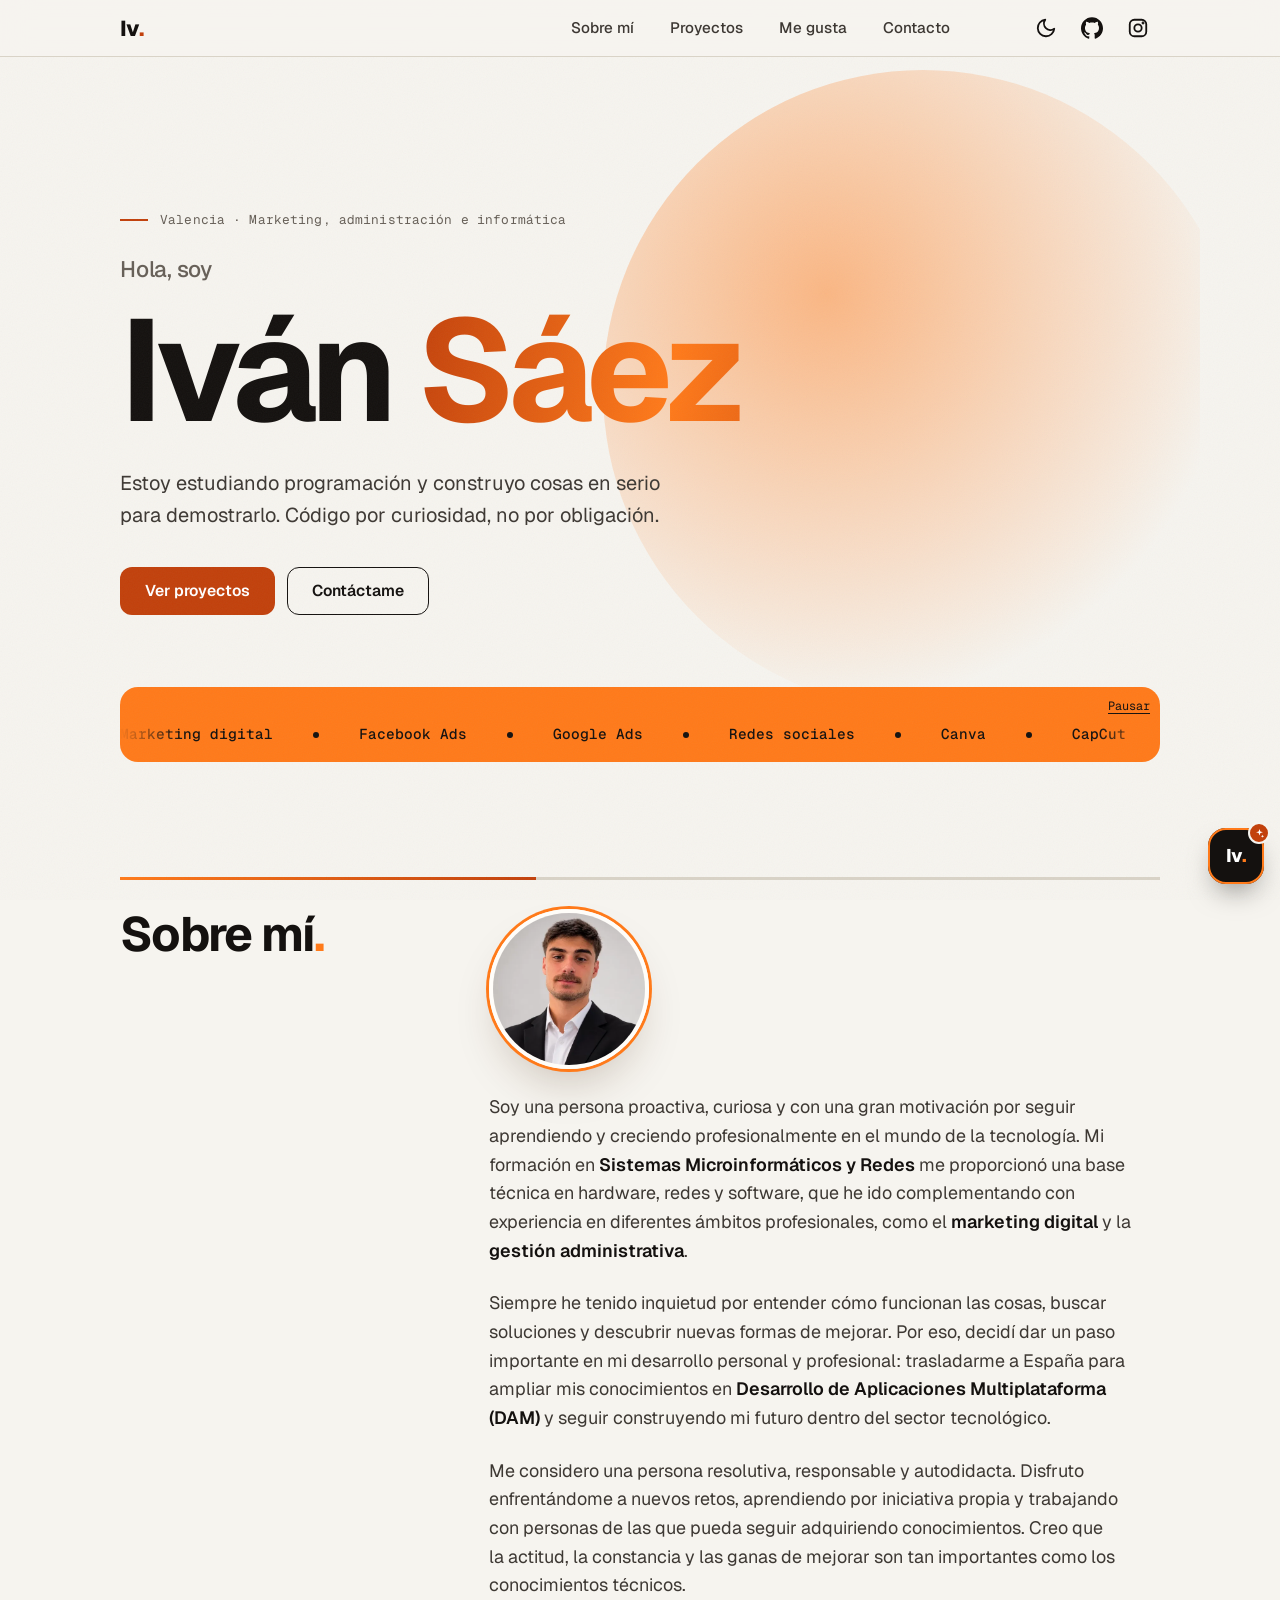
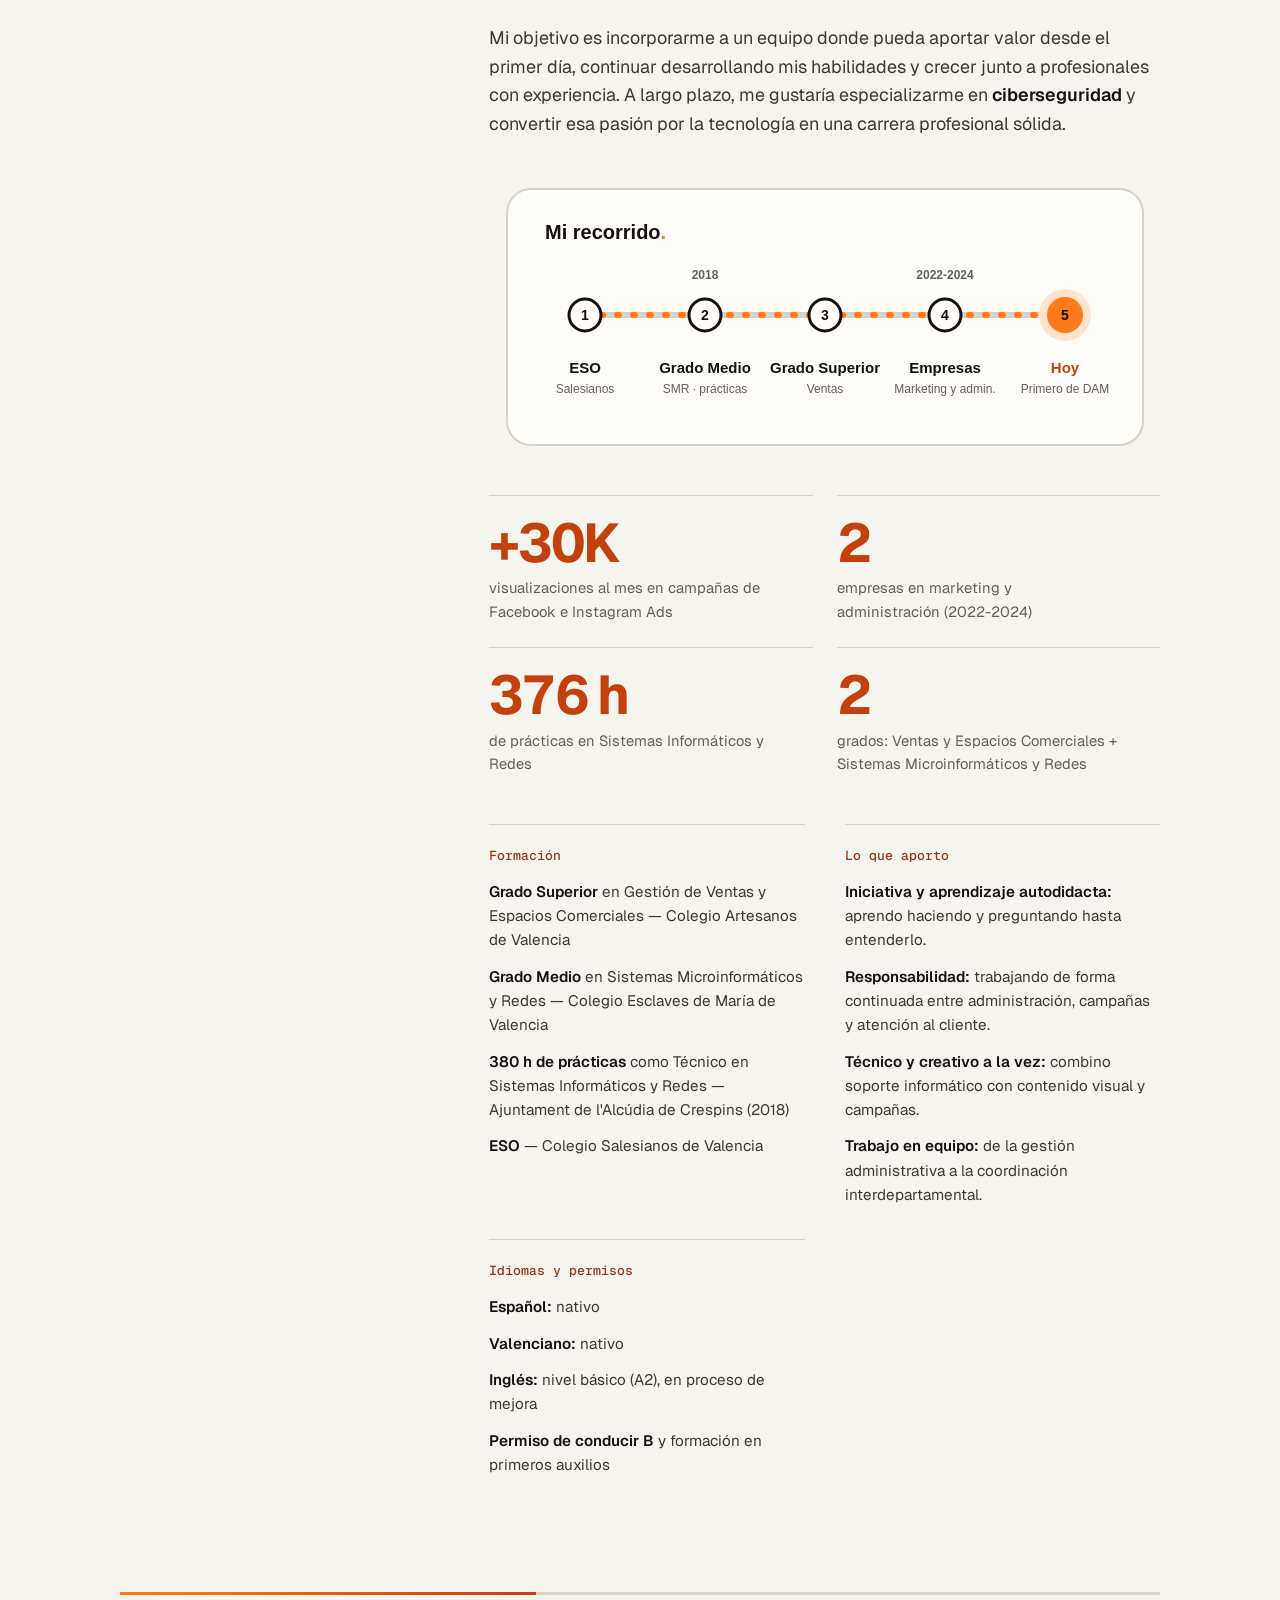
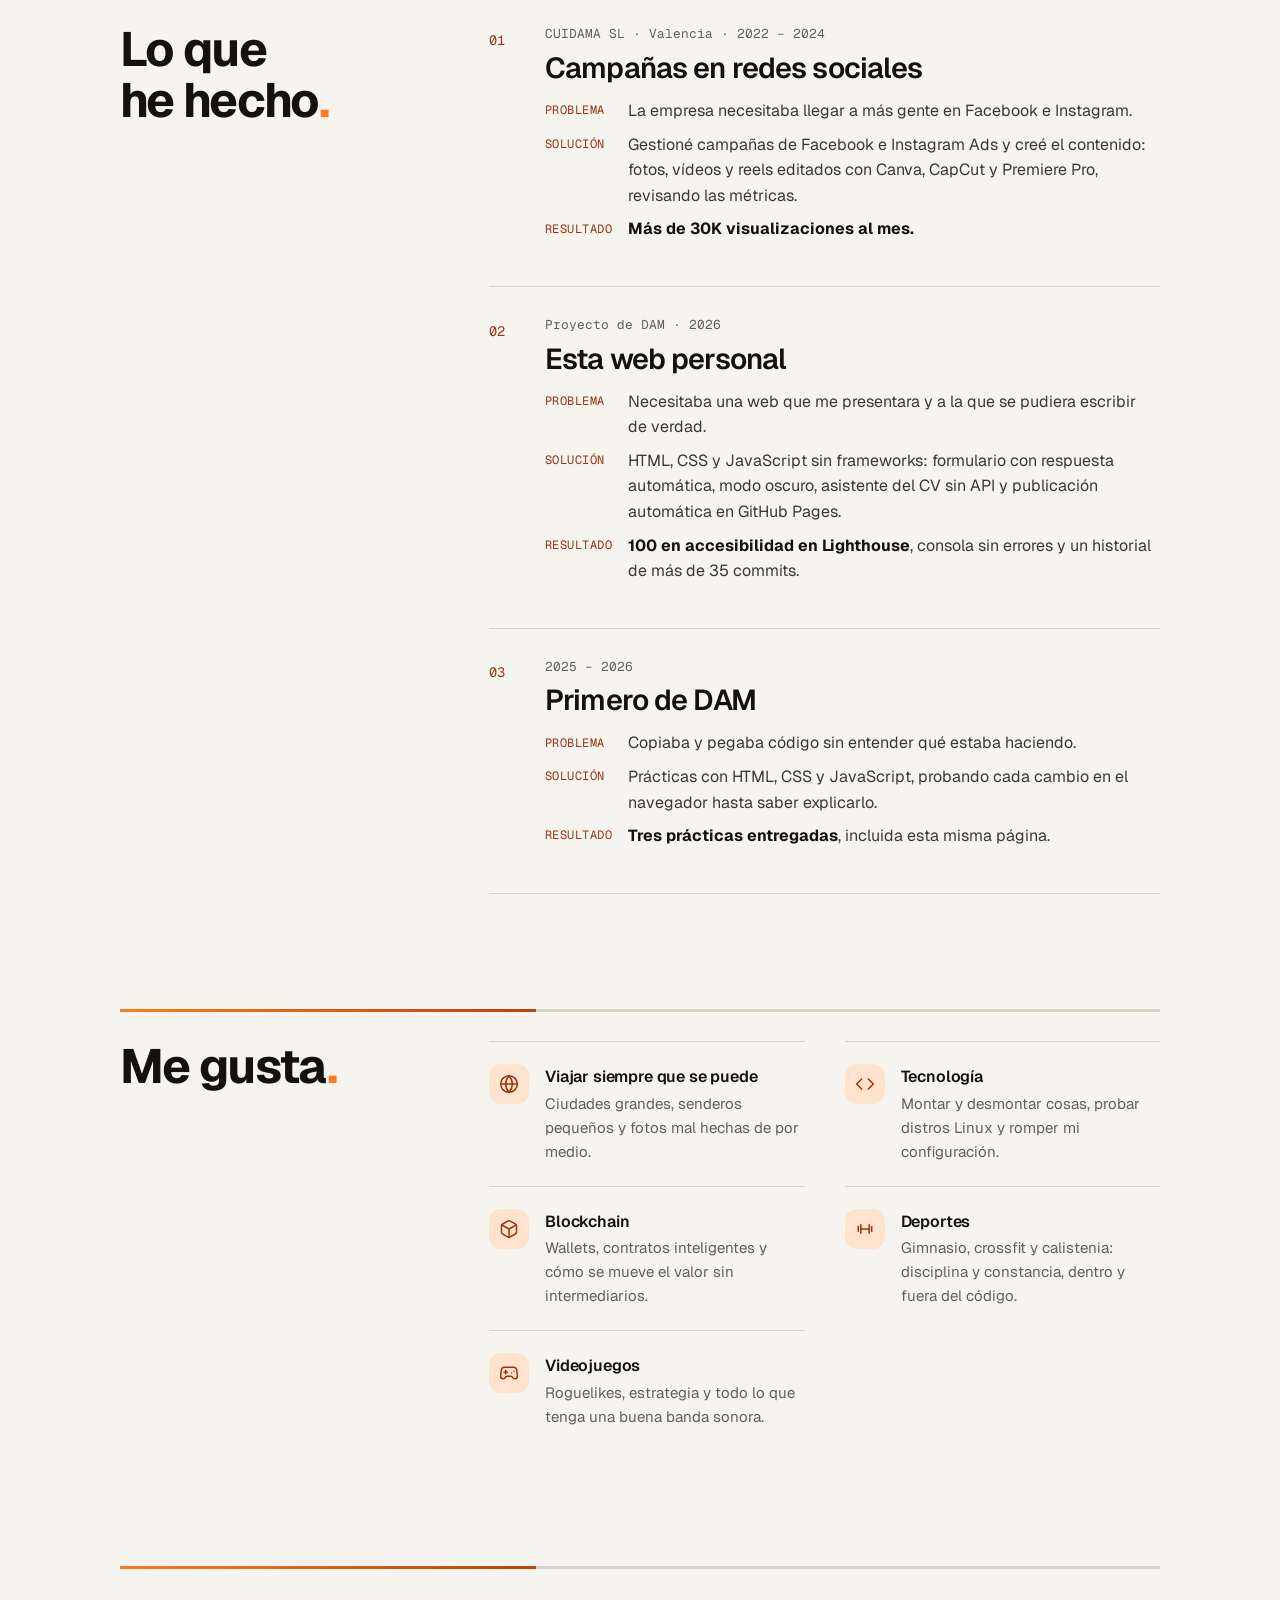
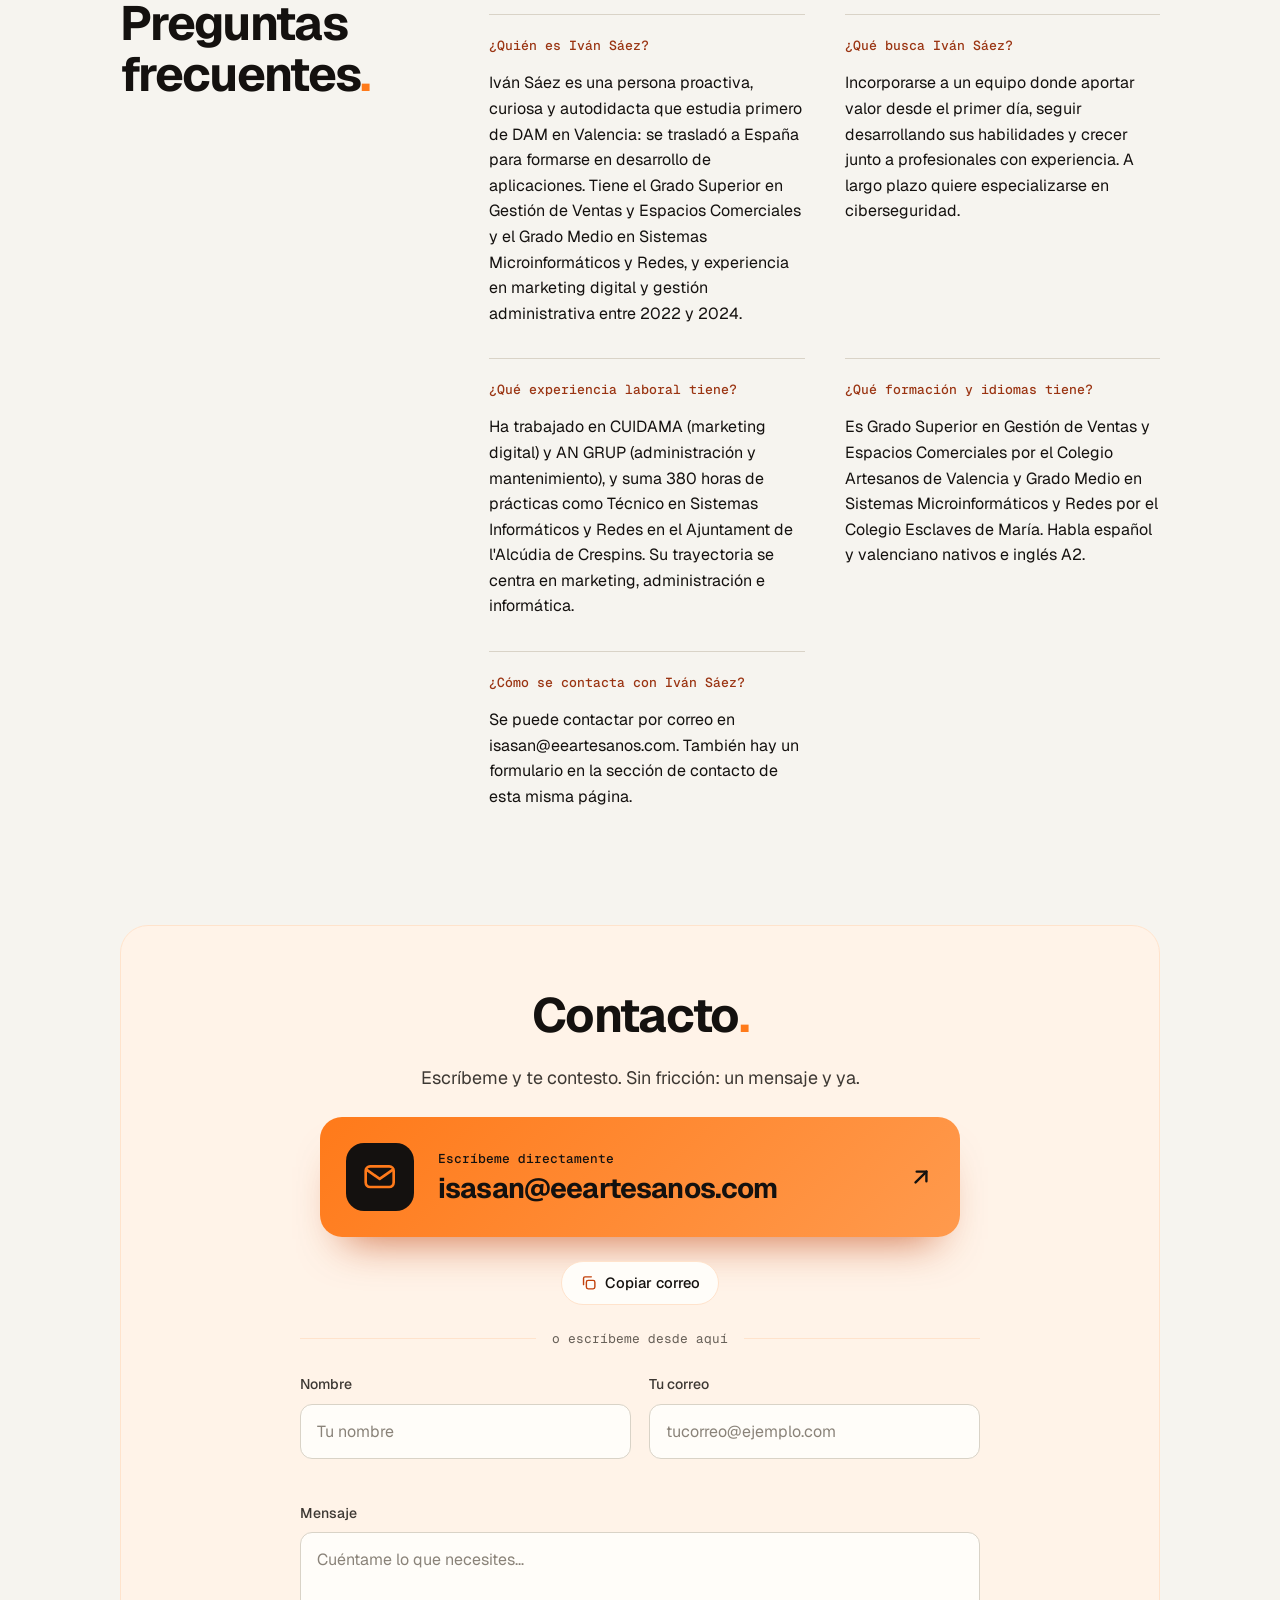
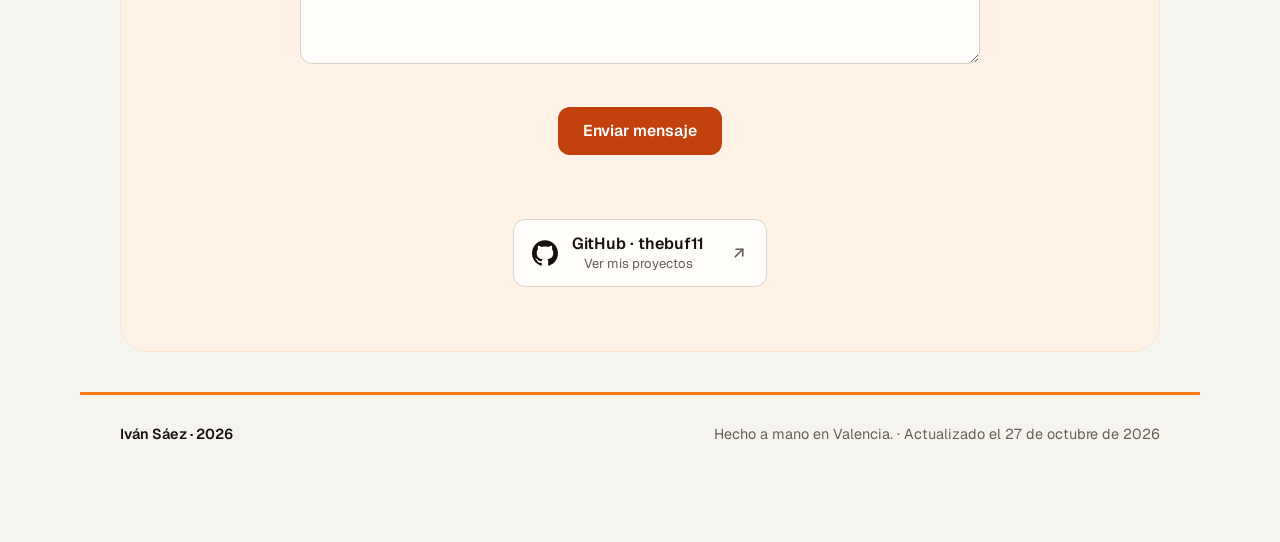
<file: index.html>
<!DOCTYPE html>
<html lang="es">
<head>
  <meta charset="UTF-8">
  <meta name="viewport" content="width=device-width, initial-scale=1.0">
  <title>Iván Sáez | Marketing, administración e informática</title>
  <meta name="description" content="Portfolio de Iván Sáez, Valencia: marketing digital, administración e informática. Grado en Ventas y Técnico en Sistemas Microinformáticos y Redes.">
  <meta name="author" content="Iván Sáez">
  <meta name="robots" content="index, follow">
  <meta name="theme-color" content="#ff7a1a">
  <meta name="color-scheme" content="light dark">
  <!-- URL base del sitio. Si cambias de dominio, actualízala también en
       sitemap.xml, robots.txt y llms.txt. -->
  <link rel="canonical" href="https://thebuf11.github.io/mi-web/">

  <!-- Open Graph / Twitter -->
  <meta property="og:type" content="website">
  <meta property="og:locale" content="es_ES">
  <meta property="og:site_name" content="Iván Sáez">
  <meta property="og:url" content="https://thebuf11.github.io/mi-web/">
  <meta property="og:title" content="Iván Sáez | Marketing, administración e informática en Valencia">
  <meta property="og:description" content="Portfolio de Iván Sáez, Valencia: marketing digital, administración e informática. Grado en Ventas y Técnico en Sistemas Microinformáticos y Redes.">
  <meta property="og:image" content="https://thebuf11.github.io/mi-web/img/og-image.png">
  <meta property="og:image:width" content="1200">
  <meta property="og:image:height" content="630">
  <meta property="og:image:alt" content="Iván Sáez, marketing digital, administración e informática en Valencia">
  <meta name="twitter:card" content="summary_large_image">
  <meta name="twitter:title" content="Iván Sáez | Marketing, administración e informática en Valencia">
  <meta name="twitter:description" content="Portfolio de Iván Sáez, Valencia: marketing digital, administración e informática. Grado en Ventas y Técnico en Sistemas Microinformáticos y Redes.">
  <meta name="twitter:image" content="https://thebuf11.github.io/mi-web/img/og-image.png">

  <!-- Favicon con el logo "Iv." -->
  <link rel="icon" href="img/favicon.svg">

  <!-- Datos estructurados: WebSite + ProfilePage + Person (basados en el CV) -->
  <script type="application/ld+json">
  {
    "@context": "https://schema.org",
    "@graph": [
      {
        "@type": "WebSite",
        "@id": "https://thebuf11.github.io/mi-web/#website",
        "url": "https://thebuf11.github.io/mi-web/",
        "name": "Iván Sáez · Portfolio",
        "inLanguage": "es-ES",
        "publisher": { "@id": "https://thebuf11.github.io/mi-web/#person" }
      },
      {
        "@type": "ProfilePage",
        "@id": "https://thebuf11.github.io/mi-web/#webpage",
        "url": "https://thebuf11.github.io/mi-web/",
        "name": "Iván Sáez | Marketing, administración e informática",
        "description": "Portfolio de Iván Sáez, Valencia: marketing digital, administración e informática.",
        "isPartOf": { "@id": "https://thebuf11.github.io/mi-web/#website" },
        "mainEntity": { "@id": "https://thebuf11.github.io/mi-web/#person" },
        "inLanguage": "es-ES"
      },
      {
        "@type": "Person",
        "@id": "https://thebuf11.github.io/mi-web/#person",
        "name": "Iván Sáez",
        "alternateName": "Iván Saez Santa Rosalia",
        "url": "https://thebuf11.github.io/mi-web/",
        "image": "https://thebuf11.github.io/mi-web/img/og-image.png",
        "description": "Estudiante de primero de DAM en Valencia, con base en Sistemas Microinformáticos y Redes y experiencia en marketing digital y gestión administrativa. Quiere especializarse en ciberseguridad.",
        "jobTitle": "Especialista en marketing digital, administración e informática",
        "email": "isasan@eeartesanos.com",
        "sameAs": ["https://github.com/thebuf11"],
        "address": {
          "@type": "PostalAddress",
          "addressLocality": "Valencia",
          "addressCountry": "ES"
        },
        "knowsLanguage": ["es", "ca", "en"],
        "knowsAbout": [
          "Marketing digital",
          "Facebook Ads",
          "Google Ads",
          "Gestión de redes sociales",
          "Edición de vídeo y diseño gráfico",
          "Administración y gestión administrativa",
          "SAP",
          "Soporte informático",
          "Hardware y redes",
          "Atención al cliente"
        ],
        "alumniOf": [
          {
            "@type": "EducationalOrganization",
            "name": "Colegio Artesanos de Valencia"
          },
          {
            "@type": "EducationalOrganization",
            "name": "Colegio Esclaves de María de Valencia"
          }
        ],
        "hasCredential": [
          {
            "@type": "EducationalOccupationalCredential",
            "credentialCategory": "Grado Superior",
            "name": "Gestión de Ventas y Espacios Comerciales",
            "recognizedBy": {
              "@type": "EducationalOrganization",
              "name": "Colegio Artesanos de Valencia"
            }
          },
          {
            "@type": "EducationalOccupationalCredential",
            "credentialCategory": "Grado Medio",
            "name": "Sistemas Microinformáticos y Redes",
            "recognizedBy": {
              "@type": "EducationalOrganization",
              "name": "Colegio Esclaves de María de Valencia"
            }
          }
        ]
      }
    ]
  }
  </script>

  <script>
    document.documentElement.classList.add("js");
    /* Las animaciones salen siempre, aunque el sistema pida movimiento
       reducido, salvo que el visitante las haya desactivado con el botón */
    var motionOff = false;
    try { motionOff = localStorage.getItem("motion") === "off"; } catch (e) {}
    if (!motionOff) document.documentElement.classList.add("motion-on");
    /* El tema se aplica antes de pintar para que no haya un destello
       claro: primero lo que eligió el visitante, si no, lo del sistema */
    var theme = null;
    try { theme = localStorage.getItem("theme"); } catch (e) {}
    if (!theme) theme = window.matchMedia("(prefers-color-scheme: dark)").matches ? "dark" : "light";
    document.documentElement.setAttribute("data-theme", theme);
  </script>
  <link rel="preconnect" href="https://fonts.googleapis.com">
  <link rel="preconnect" href="https://fonts.gstatic.com" crossorigin>
  <link rel="preload" as="style"
        href="https://fonts.googleapis.com/css2?family=Geist:wght@400;500;600;700;800&family=Geist+Mono:wght@400;500&display=swap"
        onload="this.onload=null;this.rel='stylesheet'">
  <noscript>
    <link rel="stylesheet"
          href="https://fonts.googleapis.com/css2?family=Geist:wght@400;500;600;700;800&family=Geist+Mono:wght@400;500&display=swap">
  </noscript>
  <link rel="stylesheet" href="css/style.css?v=20261031k">
</head>
<body>

  <!-- Barra de progreso de lectura -->
  <div class="progress" aria-hidden="true"><span id="progress-bar"></span></div>

  <!-- Esqueleto de carga (solo con JavaScript) -->
  <div class="skeleton" id="skeleton" aria-hidden="true">
    <div class="sk sk-nav"></div>
    <div class="sk-hero">
      <div class="sk sk-line sk-sm"></div>
      <div class="sk sk-line sk-xl"></div>
      <div class="sk sk-line sk-xl sk-short"></div>
      <div class="sk sk-line"></div>
      <div class="sk-row"><div class="sk sk-btn"></div><div class="sk sk-btn"></div></div>
    </div>
  </div>

  <a class="skip-link" href="#contenido">Saltar al contenido</a>

  <!-- Navegación -->
  <div class="nav-wrap">
    <nav class="nav" aria-label="Navegación principal">
      <a class="brand" href="#inicio">Iv<span>.</span></a>
      <ul class="nav-links">
        <li><a href="#sobre-mi">Sobre mí</a></li>
        <li><a href="#proyectos">Proyectos</a></li>
        <li><a href="#me-gusta">Me gusta</a></li>
        <li><a href="#contacto">Contacto</a></li>
      </ul>
      <div class="nav-tools">
      <span class="nav-pct" id="progress-pill" aria-hidden="true">0%</span>
      <button class="nav-github theme-toggle" id="theme-toggle" type="button"
              aria-label="Modo oscuro" aria-pressed="false" title="Cambiar a modo oscuro">
        <!-- Luna: se ve en modo claro -->
        <svg class="icon-moon" viewBox="0 0 24 24" fill="none" stroke="currentColor" stroke-width="2" stroke-linecap="round" stroke-linejoin="round" aria-hidden="true"><path d="M21 12.8A9 9 0 1 1 11.2 3a7 7 0 0 0 9.8 9.8z"/></svg>
        <!-- Sol: se ve en modo oscuro -->
        <svg class="icon-sun" viewBox="0 0 24 24" fill="none" stroke="currentColor" stroke-width="2" stroke-linecap="round" stroke-linejoin="round" aria-hidden="true"><circle cx="12" cy="12" r="4"/><path d="M12 2v2M12 20v2M4.9 4.9l1.4 1.4M17.7 17.7l1.4 1.4M2 12h2M20 12h2M4.9 19.1l1.4-1.4M17.7 6.3l1.4-1.4"/></svg>
      </button>
      <a class="nav-github" href="https://github.com/thebuf11?tab=repositories"
         target="_blank" rel="noopener noreferrer"
         title="Mis proyectos en GitHub"
         aria-label="GitHub de thebuf11 (se abre en una pestaña nueva)">
        <svg viewBox="0 0 24 24" fill="currentColor" aria-hidden="true"><path d="M12 .297c-6.63 0-12 5.373-12 12 0 5.303 3.438 9.8 8.205 11.385.6.113.82-.258.82-.577 0-.285-.01-1.04-.015-2.04-3.338.724-4.042-1.61-4.042-1.61C4.422 18.07 3.633 17.7 3.633 17.7c-1.087-.744.084-.729.084-.729 1.205.084 1.838 1.236 1.838 1.236 1.07 1.835 2.809 1.305 3.495.998.108-.776.417-1.305.76-1.605-2.665-.3-5.466-1.332-5.466-5.93 0-1.31.465-2.38 1.235-3.22-.135-.303-.54-1.523.105-3.176 0 0 1.005-.322 3.3 1.23.96-.267 1.98-.399 3-.405 1.02.006 2.04.138 3 .405 2.28-1.552 3.285-1.23 3.285-1.23.645 1.653.24 2.873.12 3.176.765.84 1.23 1.91 1.23 3.22 0 4.61-2.805 5.625-5.475 5.92.42.36.81 1.096.81 2.22 0 1.606-.015 2.896-.015 3.286 0 .315.21.69.825.57C20.565 22.092 24 17.592 24 12.297c0-6.627-5.373-12-12-12"/></svg>
      </a>
      <a class="nav-github nav-ig" href="https://www.instagram.com/ivan_saezz/"
         target="_blank" rel="noopener noreferrer"
         title="Mi Instagram"
         aria-label="Instagram de ivan_saezz (se abre en una pestaña nueva)">
        <svg viewBox="0 0 24 24" fill="none" stroke="currentColor" stroke-width="2" stroke-linecap="round" stroke-linejoin="round" aria-hidden="true"><rect x="3" y="3" width="18" height="18" rx="5"/><circle cx="12" cy="12" r="4"/><circle cx="17.5" cy="6.5" r="0.6" fill="currentColor"/></svg>
      </a>
      </div>
    </nav>
  </div>

  <main id="contenido">

    <!-- 1 · HERO -->
    <section id="inicio" class="hero">
      <div class="hero-card">
        <p class="eyebrow">Valencia · Marketing, administración e informática</p>
        <h1 class="hero-name">Hola, soy <em>Iván <span class="accent">Sáez</span></em></h1>
        <p class="tagline">Estoy estudiando programación y construyo cosas en serio
          para demostrarlo. Código por curiosidad, no por obligación.</p>
        <div class="cta">
          <a class="btn btn-solid" href="#proyectos">Ver proyectos</a>
          <a class="btn btn-ghost" href="#escribeme">Contáctame</a>
        </div>
      </div>
    </section>

    <!-- Cintillo de habilidades (dato del CV) -->
    <section class="ticker-section" aria-label="Habilidades y herramientas">
      <button type="button" class="ticker-toggle" id="ticker-toggle">Pausar</button>
      <div class="ticker">
        <div class="ticker-track">
          <ul class="ticker-row">
            <li>Marketing digital</li>
            <li>Facebook Ads</li>
            <li>Google Ads</li>
            <li>Redes sociales</li>
            <li>Canva</li>
            <li>CapCut</li>
            <li>Premiere Pro</li>
            <li>Administración</li>
            <li>Gestión administrativa</li>
            <li>SAP</li>
            <li>Soporte informático</li>
            <li>Hardware y redes</li>
            <li>Atención al cliente</li>
            <li>Valenciano y español nativos</li>
            <li>Inglés A2</li>
          </ul>
          <ul class="ticker-row" aria-hidden="true">
            <li>Marketing digital</li>
            <li>Facebook Ads</li>
            <li>Google Ads</li>
            <li>Redes sociales</li>
            <li>Canva</li>
            <li>CapCut</li>
            <li>Premiere Pro</li>
            <li>Administración</li>
            <li>Gestión administrativa</li>
            <li>SAP</li>
            <li>Soporte informático</li>
            <li>Hardware y redes</li>
            <li>Atención al cliente</li>
            <li>Valenciano y español nativos</li>
            <li>Inglés A2</li>
          </ul>
        </div>
      </div>
    </section>

    <!-- 2 · SOBRE MÍ -->
    <section id="sobre-mi" class="section">
      <div class="panel reveal">
        <h2 class="section-title">Sobre mí</h2>
        <!-- Foto propia: 480×480 en WebP (~10 KB), se ve a 160 px y vale para pantallas retina -->
        <img class="about-photo" src="img/ivan.webp" width="160" height="160" loading="lazy" decoding="async"
             alt="Retrato de Iván Sáez con americana negra y camisa blanca sobre fondo gris claro">
        <p class="lead">
          Soy una persona proactiva, curiosa y con una gran motivación por seguir
          aprendiendo y creciendo profesionalmente en el mundo de la tecnología. Mi
          formación en <strong>Sistemas Microinformáticos y Redes</strong> me proporcionó
          una base técnica en hardware, redes y software, que he ido complementando con
          experiencia en diferentes ámbitos profesionales, como el <strong>marketing
          digital</strong> y la <strong>gestión administrativa</strong>.
        </p>
        <p class="lead">
          Siempre he tenido inquietud por entender cómo funcionan las cosas, buscar
          soluciones y descubrir nuevas formas de mejorar. Por eso, decidí dar un paso
          importante en mi desarrollo personal y profesional: trasladarme a España para
          ampliar mis conocimientos en <strong>Desarrollo de Aplicaciones Multiplataforma
          (DAM)</strong> y seguir construyendo mi futuro dentro del sector tecnológico.
        </p>
        <p class="lead">
          Me considero una persona resolutiva, responsable y autodidacta. Disfruto
          enfrentándome a nuevos retos, aprendiendo por iniciativa propia y trabajando con
          personas de las que pueda seguir adquiriendo conocimientos. Creo que la actitud,
          la constancia y las ganas de mejorar son tan importantes como los conocimientos
          técnicos.
        </p>
        <p class="lead">
          Mi objetivo es incorporarme a un equipo donde pueda aportar valor desde el primer
          día, continuar desarrollando mis habilidades y crecer junto a profesionales con
          experiencia. A largo plazo, me gustaría especializarme en <strong>ciberseguridad</strong>
          y convertir esa pasión por la tecnología en una carrera profesional sólida.
        </p>

        <!-- SVG propio: mi recorrido en una línea de tiempo (lleva su propio fondo claro).
             En pantallas estrechas se usa la versión vertical para que el texto se lea -->
        <picture>
          <source media="(max-width: 560px)" srcset="img/recorrido-movil.svg" width="320" height="460">
          <img class="about-timeline" src="img/recorrido.svg" width="640" height="260" decoding="async"
             alt="Mi recorrido: ESO en Salesianos, Grado Medio en Sistemas Microinformáticos y Redes con prácticas en 2018, Grado Superior en Ventas, marketing y administración en empresas de 2022 a 2024 y, hoy, primero de DAM">
        </picture>

        <ul class="stats">
          <li class="stat">
            <strong>+30K</strong>
            <span>visualizaciones al mes en campañas de Facebook e Instagram Ads</span>
          </li>
          <li class="stat">
            <strong>2</strong>
            <span>empresas en marketing y administración (2022-2024)</span>
          </li>
          <li class="stat">
            <strong>380 h</strong>
            <span>de prácticas en Sistemas Informáticos y Redes</span>
          </li>
          <li class="stat">
            <strong>2</strong>
            <span>grados: Ventas y Espacios Comerciales + Sistemas Microinformáticos y Redes</span>
          </li>
        </ul>

        <div class="about-more">
          <div class="about-block">
            <h3>Formación</h3>
            <ul>
              <li><strong>Grado Superior</strong> en Gestión de Ventas y Espacios Comerciales — Colegio Artesanos de Valencia</li>
              <li><strong>Grado Medio</strong> en Sistemas Microinformáticos y Redes — Colegio Esclaves de María de Valencia</li>
              <li><strong>380 h de prácticas</strong> como Técnico en Sistemas Informáticos y Redes — Ajuntament de l'Alcúdia de Crespins (2018)</li>
              <li><strong>ESO</strong> — Colegio Salesianos de Valencia</li>
            </ul>
          </div>

          <div class="about-block">
            <h3>Lo que aporto</h3>
            <ul>
              <li><strong>Iniciativa y aprendizaje autodidacta:</strong> aprendo haciendo y preguntando hasta entenderlo.</li>
              <li><strong>Responsabilidad:</strong> trabajando de forma continuada entre administración, campañas y atención al cliente.</li>
              <li><strong>Técnico y creativo a la vez:</strong> combino soporte informático con contenido visual y campañas.</li>
              <li><strong>Trabajo en equipo:</strong> de la gestión administrativa a la coordinación interdepartamental.</li>
            </ul>
          </div>

          <div class="about-block">
            <h3>Idiomas y permisos</h3>
            <ul>
              <li><strong>Español:</strong> nativo</li>
              <li><strong>Valenciano:</strong> nativo</li>
              <li><strong>Inglés:</strong> nivel básico (A2), en proceso de mejora</li>
              <li><strong>Permiso de conducir B</strong> y formación en primeros auxilios</li>
            </ul>
          </div>
        </div>
      </div>
    </section>

    <!-- 3 · LO QUE HE HECHO -->
    <section id="proyectos" class="section">
      <h2 class="section-title center reveal">Lo que he hecho</h2>
      <div class="grid">

        <!-- Cada proyecto se cuenta como problema → solución → resultado, con datos reales -->
        <article class="card reveal">
          <span class="card-num" aria-hidden="true">01</span>
          <p class="card-year">CUIDAMA SL · Valencia · 2022 – 2024</p>
          <h3>Campañas en redes sociales</h3>
          <dl class="card-steps">
            <dt>Problema</dt>
            <dd>La empresa necesitaba llegar a más gente en Facebook e Instagram.</dd>
            <dt>Solución</dt>
            <dd>Gestioné campañas de Facebook e Instagram Ads y creé el contenido: fotos,
              vídeos y reels editados con Canva, CapCut y Premiere Pro, revisando las métricas.</dd>
            <dt>Resultado</dt>
            <dd><strong>Más de 30K visualizaciones al mes.</strong></dd>
          </dl>
        </article>

        <article class="card reveal">
          <span class="card-num" aria-hidden="true">02</span>
          <p class="card-year">Proyecto de DAM · 2026</p>
          <h3>Esta web personal</h3>
          <dl class="card-steps">
            <dt>Problema</dt>
            <dd>Necesitaba una web que me presentara y a la que se pudiera escribir de verdad.</dd>
            <dt>Solución</dt>
            <dd>HTML, CSS y JavaScript sin frameworks: formulario con respuesta automática,
              modo oscuro, asistente del CV sin API y publicación automática en GitHub Pages.</dd>
            <dt>Resultado</dt>
            <dd><strong>100 en accesibilidad en Lighthouse</strong>, consola sin errores y un
              historial de más de 35 commits.</dd>
          </dl>
        </article>

        <article class="card reveal">
          <span class="card-num" aria-hidden="true">03</span>
          <p class="card-year">2025 – 2026</p>
          <h3>Primero de DAM</h3>
          <dl class="card-steps">
            <dt>Problema</dt>
            <dd>Copiaba y pegaba código sin entender qué estaba haciendo.</dd>
            <dt>Solución</dt>
            <dd>Prácticas con HTML, CSS y JavaScript, probando cada cambio en el navegador
              hasta saber explicarlo.</dd>
            <dt>Resultado</dt>
            <dd><strong>Tres prácticas entregadas</strong>, incluida esta misma página.</dd>
          </dl>
        </article>

      </div>
    </section>

    <!-- 4 · ME GUSTA -->
    <section id="me-gusta" class="section">
      <div class="panel reveal">
        <h2 class="section-title">Me gusta</h2>
        <ul class="likes">
          <li class="like">
            <span class="like-icon" aria-hidden="true">
              <svg viewBox="0 0 24 24" fill="none" stroke="currentColor" stroke-width="1.8" stroke-linecap="round" stroke-linejoin="round"><circle cx="12" cy="12" r="10"/><line x1="2" y1="12" x2="22" y2="12"/><path d="M12 2a15.3 15.3 0 0 1 4 10 15.3 15.3 0 0 1-4 10 15.3 15.3 0 0 1-4-10 15.3 15.3 0 0 1 4-10z"/></svg>
            </span>
            <div>
              <strong>Viajar siempre que se puede</strong>
              <span>Ciudades grandes, senderos pequeños y fotos mal hechas de por medio.</span>
            </div>
          </li>
          <li class="like">
            <span class="like-icon" aria-hidden="true">
              <svg viewBox="0 0 24 24" fill="none" stroke="currentColor" stroke-width="1.8" stroke-linecap="round" stroke-linejoin="round"><polyline points="16 18 22 12 16 6"/><polyline points="8 6 2 12 8 18"/></svg>
            </span>
            <div>
              <strong>Tecnología</strong>
              <span>Montar y desmontar cosas, probar distros Linux y romper mi configuración.</span>
            </div>
          </li>
          <li class="like">
            <span class="like-icon" aria-hidden="true">
              <svg viewBox="0 0 24 24" fill="none" stroke="currentColor" stroke-width="1.8" stroke-linecap="round" stroke-linejoin="round"><path d="M21 16V8a2 2 0 0 0-1-1.73l-7-4a2 2 0 0 0-2 0l-7 4A2 2 0 0 0 3 8v8a2 2 0 0 0 1 1.73l7 4a2 2 0 0 0 2 0l7-4A2 2 0 0 0 21 16z"/><polyline points="3.27 6.96 12 12.01 20.73 6.96"/><line x1="12" y1="22.08" x2="12" y2="12"/></svg>
            </span>
            <div>
              <strong>Blockchain</strong>
              <span>Wallets, contratos inteligentes y cómo se mueve el valor sin intermediarios.</span>
            </div>
          </li>
          <li class="like">
            <span class="like-icon" aria-hidden="true">
              <svg viewBox="0 0 24 24" fill="none" stroke="currentColor" stroke-width="1.8" stroke-linecap="round" stroke-linejoin="round"><path d="M4 9v6"/><path d="M7 7v10"/><path d="M17 7v10"/><path d="M20 9v6"/><line x1="7" y1="12" x2="17" y2="12"/></svg>
            </span>
            <div>
              <strong>Deportes</strong>
              <span>Gimnasio, crossfit y calistenia: disciplina y constancia, dentro y fuera del código.</span>
            </div>
          </li>
          <li class="like">
            <span class="like-icon" aria-hidden="true">
              <svg viewBox="0 0 24 24" fill="none" stroke="currentColor" stroke-width="1.8" stroke-linecap="round" stroke-linejoin="round"><line x1="6" y1="11" x2="10" y2="11"/><line x1="8" y1="9" x2="8" y2="13"/><line x1="15" y1="12" x2="15.01" y2="12"/><line x1="18" y1="10" x2="18.01" y2="10"/><path d="M17.32 5H6.68a4 4 0 0 0-3.978 3.59c-.006.052-.01.101-.017.152C2.604 9.416 2 14.456 2 16a3 3 0 0 0 3 3c1 0 1.5-.5 2-1l1.414-1.414A2 2 0 0 1 9.828 16h4.344a2 2 0 0 1 1.414.586L17 18c.5.5 1 1 2 1a3 3 0 0 0 3-3c0-1.545-.604-6.584-.685-7.258-.007-.05-.011-.1-.017-.151A4 4 0 0 0 17.32 5z"/></svg>
            </span>
            <div>
              <strong>Videojuegos</strong>
              <span>Roguelikes, estrategia y todo lo que tenga una buena banda sonora.</span>
            </div>
          </li>
        </ul>
      </div>
    </section>

    <!-- 4b · PREGUNTAS FRECUENTES -->
    <section id="faq" class="section">
      <div class="panel reveal">
        <h2 class="section-title">Preguntas frecuentes</h2>
        <div class="about-more">
          <div class="about-block">
            <h3>¿Quién es Iván Sáez?</h3>
            <p>Iván Sáez es una persona proactiva, curiosa y autodidacta que estudia
              primero de DAM en Valencia: se trasladó a España para formarse en desarrollo
              de aplicaciones. Tiene el Grado Superior en Gestión de Ventas y Espacios
              Comerciales y el Grado Medio en Sistemas Microinformáticos y Redes, y
              experiencia en marketing digital y gestión administrativa entre 2022 y 2024.</p>
          </div>
          <div class="about-block">
            <h3>¿Qué busca Iván Sáez?</h3>
            <p>Incorporarse a un equipo donde aportar valor desde el primer día, seguir
              desarrollando sus habilidades y crecer junto a profesionales con experiencia.
              A largo plazo quiere especializarse en ciberseguridad.</p>
          </div>
          <div class="about-block">
            <h3>¿Qué experiencia laboral tiene?</h3>
            <p>Ha trabajado en CUIDAMA (marketing digital) y AN GRUP (administración y
              mantenimiento), y suma 380 horas de prácticas como Técnico en Sistemas
              Informáticos y Redes en el Ajuntament de l'Alcúdia de Crespins. Su
              trayectoria se centra en marketing, administración e informática.</p>
          </div>
          <div class="about-block">
            <h3>¿Qué formación y idiomas tiene?</h3>
            <p>Es Grado Superior en Gestión de Ventas y Espacios Comerciales por el Colegio
              Artesanos de Valencia y Grado Medio en Sistemas Microinformáticos y Redes por
              el Colegio Esclaves de María. Habla español y valenciano nativos e inglés A2.</p>
          </div>
          <div class="about-block">
            <h3>¿Cómo se contacta con Iván Sáez?</h3>
            <p>Se puede contactar por correo en isasan@eeartesanos.com. También hay un
              formulario en la sección de contacto de esta misma página.</p>
          </div>
        </div>
      </div>
    </section>

    <!-- 5 · CONTACTO -->
    <section id="contacto" class="section">
      <div class="panel center reveal">
        <h2 class="section-title">Contacto</h2>
        <p class="lead">Escríbeme y te contesto. Sin fricción: un mensaje y ya.</p>

        <a class="mail-card" id="escribeme" href="mailto:isasan@eeartesanos.com">
          <span class="mail-icon" aria-hidden="true">
            <svg viewBox="0 0 24 24" fill="none" stroke="currentColor" stroke-width="1.8" stroke-linecap="round" stroke-linejoin="round"><rect x="2.5" y="5" width="19" height="14" rx="3"/><path d="m3.5 7.5 8.5 6 8.5-6"/></svg>
          </span>
          <span class="mail-text">
            <span class="mail-label">Escríbeme directamente</span>
            <span class="mail-address">isasan@eeartesanos.com</span>
          </span>
          <span class="mail-arrow" aria-hidden="true">
            <svg viewBox="0 0 24 24" fill="none" stroke="currentColor" stroke-width="2.2" stroke-linecap="round" stroke-linejoin="round"><path d="M7 17 17 7"/><path d="M8 7h9v9"/></svg>
          </span>
        </a>

        <button type="button" class="mail-copy" id="mail-copy" data-mail="isasan@eeartesanos.com">
          <svg viewBox="0 0 24 24" fill="none" stroke="currentColor" stroke-width="2" stroke-linecap="round" stroke-linejoin="round" aria-hidden="true"><rect x="9" y="9" width="12" height="12" rx="2.5"/><path d="M5 15V6a2 2 0 0 1 2-2h9"/></svg>
          <span id="mail-copy-label" aria-live="polite">Copiar correo</span>
        </button>

        <p class="contact-divider"><span>o escríbeme desde aquí</span></p>

        <!-- Envío normal a FormSubmit (con o sin JavaScript). No usa AJAX
             porque la respuesta automática solo funciona con envío normal -->
        <form class="contact-form" id="contact-form" novalidate
              action="https://formsubmit.co/isasan@eeartesanos.com" method="post">
          <input type="text" name="_honey" class="sr-only" tabindex="-1" autocomplete="off" aria-hidden="true">
          <input type="hidden" name="_subject" value="Mensaje desde tu web">
          <input type="hidden" name="_template" value="table">
          <!-- Después de enviar, FormSubmit lleva al visitante a mi página de gracias -->
          <input type="hidden" name="_next" value="https://thebuf11.github.io/mi-web/gracias.html">
          <!-- Correo automático al visitante; FormSubmit lo manda al campo name="email" -->
          <input type="hidden" name="_autoresponse" value="¡Hola! Soy Iván. Me ha llegado tu mensaje desde mi web y te contestaré en 24-48 horas. Debajo tienes una copia de lo que me escribiste. Un saludo.">

          <div class="field-row">
            <div class="field">
              <label for="nombre">Nombre</label>
              <input type="text" name="nombre" id="nombre" autocomplete="name" placeholder="Tu nombre" required aria-describedby="nombre-error">
              <span class="field-error" id="nombre-error" role="alert"></span>
            </div>
            <div class="field">
              <label for="correo">Tu correo</label>
              <input type="email" name="email" id="correo" autocomplete="email" placeholder="tucorreo@ejemplo.com" required aria-describedby="correo-error">
              <span class="field-error" id="correo-error" role="alert"></span>
            </div>
          </div>
          <div class="field">
            <label for="mensaje">Mensaje</label>
            <textarea name="mensaje" id="mensaje" rows="4" placeholder="Cuéntame lo que necesites…" required aria-describedby="mensaje-error"></textarea>
            <span class="field-error" id="mensaje-error" role="alert"></span>
          </div>
          <div class="form-actions">
            <button type="submit" class="btn btn-solid">Enviar mensaje</button>
          </div>
          <p class="form-status" id="form-status" role="status" aria-live="polite"></p>
        </form>

        <div class="contact-row">
          <a class="social-btn" href="https://github.com/thebuf11?tab=repositories"
             target="_blank" rel="noopener noreferrer"
             aria-label="GitHub · thebuf11, ver mis proyectos (se abre en una pestaña nueva)">
            <span class="social-icon" aria-hidden="true">
              <svg viewBox="0 0 24 24" fill="currentColor"><path d="M12 .297c-6.63 0-12 5.373-12 12 0 5.303 3.438 9.8 8.205 11.385.6.113.82-.258.82-.577 0-.285-.01-1.04-.015-2.04-3.338.724-4.042-1.61-4.042-1.61C4.422 18.07 3.633 17.7 3.633 17.7c-1.087-.744.084-.729.084-.729 1.205.084 1.838 1.236 1.838 1.236 1.07 1.835 2.809 1.305 3.495.998.108-.776.417-1.305.76-1.605-2.665-.3-5.466-1.332-5.466-5.93 0-1.31.465-2.38 1.235-3.22-.135-.303-.54-1.523.105-3.176 0 0 1.005-.322 3.3 1.23.96-.267 1.98-.399 3-.405 1.02.006 2.04.138 3 .405 2.28-1.552 3.285-1.23 3.285-1.23.645 1.653.24 2.873.12 3.176.765.84 1.23 1.91 1.23 3.22 0 4.61-2.805 5.625-5.475 5.92.42.36.81 1.096.81 2.22 0 1.606-.015 2.896-.015 3.286 0 .315.21.69.825.57C20.565 22.092 24 17.592 24 12.297c0-6.627-5.373-12-12-12"/></svg>
            </span>
            <span class="social-text">
              <strong>GitHub · thebuf11</strong>
              <small>Ver mis proyectos</small>
            </span>
            <span class="social-arrow" aria-hidden="true">
              <svg viewBox="0 0 24 24" fill="none" stroke="currentColor" stroke-width="2.2" stroke-linecap="round" stroke-linejoin="round"><path d="M7 17 17 7"/><path d="M8 7h9v9"/></svg>
            </span>
          </a>
        </div>
      </div>
    </section>

  </main>

  <!-- 6 · PIE -->
  <footer class="footer reveal">
    <p class="footer-name">Iván Sáez · <span id="year">2026</span></p>
    <p class="footer-note">Hecho a mano en Valencia. · Actualizado el <time datetime="2026-10-27">27 de octubre de 2026</time></p>
  </footer>

  <!-- Animación: carta enviándose -->
  <div class="send-overlay" id="send-overlay" aria-hidden="true">
    <div class="send-box">
      <svg class="send-trail" viewBox="0 0 280 170" aria-hidden="true">
        <path d="M96 126 C 150 122, 205 96, 244 44" fill="none"
              stroke="currentColor" stroke-width="3" stroke-linecap="round"
              stroke-dasharray="4 14"/>
      </svg>
      <svg class="send-mail" viewBox="0 0 80 56" aria-hidden="true">
        <rect x="2.5" y="2.5" width="75" height="51" rx="9" fill="#ffffff" stroke="#0f172a" stroke-width="4"/>
        <path d="M8 11 L40 34 L72 11" fill="none" stroke="#0f172a" stroke-width="4"
              stroke-linecap="round" stroke-linejoin="round"/>
      </svg>
      <p class="send-text">Enviando tu mensaje…</p>
    </div>
  </div>

  <!-- Asistente virtual · esquina inferior derecha -->
  <div class="assistant" id="assistant">
    <div class="chat" id="chat" role="dialog" aria-labelledby="chat-title" hidden>
      <header class="chat-head">
        <span class="chat-avatar" aria-hidden="true">Iv<span>.</span></span>
        <div class="chat-id">
          <strong id="chat-title">Asistente de Iván</strong>
          <span class="chat-presence"><i aria-hidden="true"></i> Responde con su CV y esta web</span>
        </div>
        <button type="button" class="chat-reset" id="chat-reset" aria-label="Empezar una conversación nueva" title="Nueva conversación">
          <svg viewBox="0 0 24 24" fill="none" stroke="currentColor" stroke-width="2.2" stroke-linecap="round" stroke-linejoin="round"><path d="M3 12a9 9 0 1 0 3-6.7"/><path d="M3 4v5h5"/></svg>
        </button>
        <button type="button" class="chat-close" id="chat-close" aria-label="Cerrar el chat">
          <svg viewBox="0 0 24 24" fill="none" stroke="currentColor" stroke-width="2.2" stroke-linecap="round"><line x1="18" y1="6" x2="6" y2="18"/><line x1="6" y1="6" x2="18" y2="18"/></svg>
        </button>
      </header>

      <div class="chat-log" id="chat-log" role="log" aria-live="polite" aria-relevant="additions"></div>

      <form class="chat-form" id="chat-form" autocomplete="off">
        <input class="chat-input" id="chat-input" type="text" maxlength="160"
               placeholder="Pregunta sobre Iván…" aria-label="Escribe tu pregunta sobre Iván">
        <button class="chat-send" id="chat-send" type="submit" aria-label="Enviar mensaje">
          <svg viewBox="0 0 24 24" fill="none" stroke="currentColor" stroke-width="2" stroke-linecap="round" stroke-linejoin="round"><line x1="22" y1="2" x2="11" y2="13"/><polygon points="22 2 15 22 11 13 2 9 22 2"/></svg>
        </button>
      </form>
      <p class="chat-note">Asistente automático: responde solo con los datos del CV de Iván y de esta web.</p>
    </div>


    <button type="button" class="chat-fab" id="chat-fab"
            aria-expanded="false" aria-controls="chat"
            aria-label="Abrir el asistente virtual de Iván">
      <span class="chat-fab-logo">Iv<span>.</span></span>
      <span class="chat-fab-ai" aria-hidden="true">
        <svg viewBox="0 0 24 24" fill="currentColor"><path d="M12 2l1.9 5.6L19.5 9l-5.6 1.9L12 16.5l-1.9-5.6L4.5 9l5.6-1.4L12 2z"/><path d="M18.5 14.5l.9 2.6 2.6.9-2.6.9-.9 2.6-.9-2.6-2.6-.9 2.6-.9.9-2.6z"/></svg>
      </span>
    </button>
  </div>

  <script src="js/script.js?v=20261031k"></script>
  <script src="js/chat.js?v=20261031k"></script>
</body>
</html>
</file>
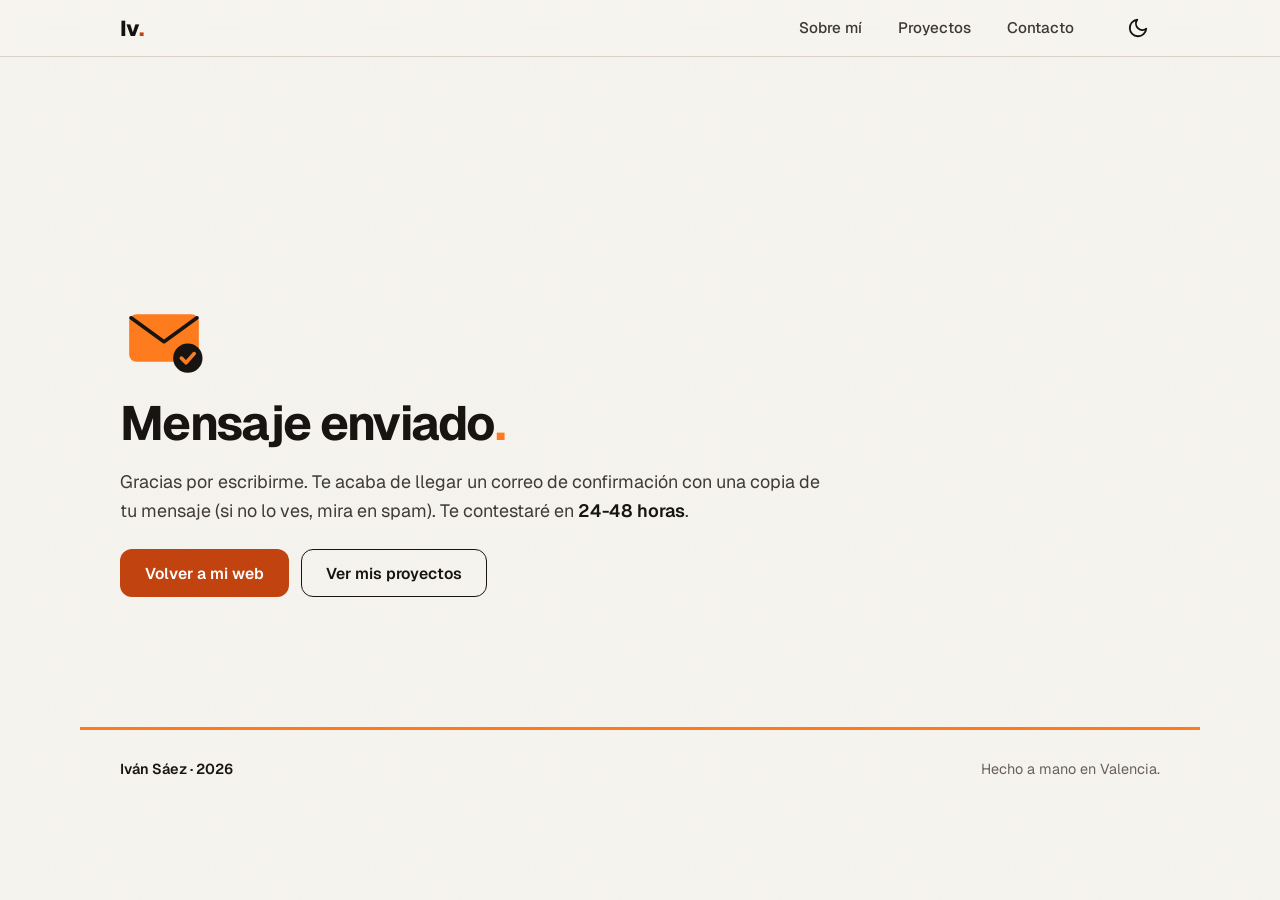
<file: gracias.html>
<!DOCTYPE html>
<html lang="es">
<head>
  <meta charset="UTF-8">
  <meta name="viewport" content="width=device-width, initial-scale=1.0">
  <title>Mensaje enviado | Iván Sáez</title>
  <meta name="description" content="Gracias por escribirme. Te he enviado un correo de confirmación y te responderé en 24-48 horas.">
  <meta name="author" content="Iván Sáez">
  <!-- Página de llegada tras enviar el formulario: no tiene sentido en Google -->
  <meta name="robots" content="noindex, follow">
  <meta name="theme-color" content="#ff7a1a">
  <meta name="color-scheme" content="light dark">
  <link rel="canonical" href="https://thebuf11.github.io/mi-web/gracias.html">

  <!-- Open Graph: la misma tarjeta que la página principal -->
  <meta property="og:type" content="website">
  <meta property="og:locale" content="es_ES">
  <meta property="og:site_name" content="Iván Sáez">
  <meta property="og:url" content="https://thebuf11.github.io/mi-web/gracias.html">
  <meta property="og:title" content="Mensaje enviado | Iván Sáez">
  <meta property="og:description" content="Gracias por escribirme. Te responderé en 24-48 horas.">
  <meta property="og:image" content="https://thebuf11.github.io/mi-web/img/og-image.png">

  <link rel="icon" href="img/favicon.svg">

  <script>
    /* Igual que en index.html: tema y animaciones antes de pintar */
    document.documentElement.classList.add("js");
    var motionOff = false;
    try { motionOff = localStorage.getItem("motion") === "off"; } catch (e) {}
    if (!motionOff) document.documentElement.classList.add("motion-on");
    var theme = null;
    try { theme = localStorage.getItem("theme"); } catch (e) {}
    if (!theme) theme = window.matchMedia("(prefers-color-scheme: dark)").matches ? "dark" : "light";
    document.documentElement.setAttribute("data-theme", theme);
  </script>
  <link rel="preconnect" href="https://fonts.googleapis.com">
  <link rel="preconnect" href="https://fonts.gstatic.com" crossorigin>
  <link rel="stylesheet"
        href="https://fonts.googleapis.com/css2?family=Geist:wght@400;500;600;700;800&family=Geist+Mono:wght@400;500&display=swap">
  <link rel="stylesheet" href="css/style.css?v=20261031k">
</head>
<body>

  <a class="skip-link" href="#contenido">Saltar al contenido</a>

  <!-- Navegación reducida: vuelta a la portada y modo oscuro -->
  <div class="nav-wrap">
    <nav class="nav" aria-label="Navegación principal">
      <a class="brand" href="./">Iv<span>.</span></a>
      <ul class="nav-links">
        <li><a href="./#sobre-mi">Sobre mí</a></li>
        <li><a href="./#proyectos">Proyectos</a></li>
        <li><a href="./#contacto">Contacto</a></li>
      </ul>
      <div class="nav-tools">
        <button class="nav-github theme-toggle" id="theme-toggle" type="button"
                aria-label="Modo oscuro" aria-pressed="false" title="Cambiar a modo oscuro">
          <svg class="icon-moon" viewBox="0 0 24 24" fill="none" stroke="currentColor" stroke-width="2" stroke-linecap="round" stroke-linejoin="round" aria-hidden="true"><path d="M21 12.8A9 9 0 1 1 11.2 3a7 7 0 0 0 9.8 9.8z"/></svg>
          <svg class="icon-sun" viewBox="0 0 24 24" fill="none" stroke="currentColor" stroke-width="2" stroke-linecap="round" stroke-linejoin="round" aria-hidden="true"><circle cx="12" cy="12" r="4"/><path d="M12 2v2M12 20v2M4.9 4.9l1.4 1.4M17.7 17.7l1.4 1.4M2 12h2M20 12h2M4.9 19.1l1.4-1.4M17.7 6.3l1.4-1.4"/></svg>
        </button>
      </div>
    </nav>
  </div>

  <main id="contenido">
    <section class="section thanks">
      <div class="panel">
        <!-- Sobre con check: SVG propio, el mismo naranja de la marca -->
        <svg class="thanks-icon" viewBox="0 0 96 96" aria-hidden="true">
          <rect x="10" y="22" width="76" height="52" rx="8" fill="#ff7a1a"/>
          <path d="M12 26 48 52 84 26" fill="none" stroke="#14110f" stroke-width="4" stroke-linecap="round" stroke-linejoin="round"/>
          <circle cx="74" cy="70" r="16" fill="#14110f"/>
          <path d="M67 70 72 75 81 65" fill="none" stroke="#ff7a1a" stroke-width="4" stroke-linecap="round" stroke-linejoin="round"/>
        </svg>
        <h1 class="section-title">Mensaje enviado</h1>
        <p class="lead">
          Gracias por escribirme. Te acaba de llegar un correo de confirmación con
          una copia de tu mensaje (si no lo ves, mira en spam). Te contestaré en
          <strong>24-48 horas</strong>.
        </p>
        <p class="thanks-actions">
          <a class="btn btn-solid" href="./">Volver a mi web</a>
          <a class="btn btn-ghost" href="./#proyectos">Ver mis proyectos</a>
        </p>
      </div>
    </section>
  </main>

  <footer class="footer">
    <p class="footer-name">Iván Sáez · <span id="year">2026</span></p>
    <p class="footer-note">Hecho a mano en Valencia.</p>
  </footer>

  <script src="js/script.js?v=20261031k"></script>
</body>
</html>
</file>
<file: css/style.css>
/* ============================================================
   Iván Sáez · web personal
   Estilo editorial moderno: papel cálido, tinta oscura y un
   único acento naranja. Sin cristal ni neumorfismo.
   ============================================================ */

/* ------------------------------------------------------------
   1 · Variables
   ------------------------------------------------------------ */
:root {
  --bg: #f6f4ef;
  --surface: #fffdf9;
  --surface-2: #efebe3;
  --ink: #14110f;
  --ink-soft: #3d3833;
  --ink-faint: #665f57;
  --line: #d9d3c7;

  --accent: #c2410c;
  --accent-strong: #9a3412;
  --orange: #ff7a1a;
  --orange-soft: #ffe3cc;
  --orange-wash: #fff3e8;

  /* Texto sobre fondos de tinta, de acento o naranja */
  --on-ink: #fff;
  --on-accent: #fff;
  --on-orange: #14110f;
  --nav-bg: rgba(246, 244, 239, 0.86);

  color-scheme: light;

  --font: "Geist", system-ui, -apple-system, "Segoe UI", Roboto, sans-serif;
  --mono: "Geist Mono", ui-monospace, "SFMono-Regular", Consolas, monospace;

  --r-sm: 8px;
  --r-md: 12px;
  --r-lg: 18px;

  --container: 1120px;
  --gutter: clamp(20px, 5vw, 40px);
  --section-y: clamp(64px, 9vw, 120px);
  --split: minmax(0, 1fr) minmax(0, 2.2fr);

  --shadow: 0 24px 48px -16px rgba(70, 35, 10, 0.28);
  --ease: cubic-bezier(0.22, 0.8, 0.3, 1);

  --z-nav: 50;
  --z-assistant: 60;
  --z-overlay: 90;
  --z-progress: 100;
}

/* Modo oscuro: misma marca (papel → noche, tinta → crema), el naranja
   se aclara para mantener el contraste sobre fondo oscuro */
:root[data-theme="dark"] {
  --bg: #15120f;
  --surface: #1e1a16;
  --surface-2: #2a241f;
  --ink: #f4efe6;
  --ink-soft: #d6cec2;
  --ink-faint: #a89f93;
  --line: #3a332c;

  --accent: #fb923c;
  --accent-strong: #fdba74;
  --orange-soft: #4a2a14;
  --orange-wash: #2a1d14;

  --on-ink: #15120f;
  --on-accent: #15120f;
  --nav-bg: rgba(21, 18, 15, 0.86);

  --shadow: 0 24px 48px -16px rgba(0, 0, 0, 0.6);

  color-scheme: dark;
}

/* ------------------------------------------------------------
   2 · Base
   ------------------------------------------------------------ */
*,
*::before,
*::after { box-sizing: border-box; }

html {
  scroll-behavior: smooth;
  -webkit-text-size-adjust: 100%;
}

body {
  margin: 0;
  overflow-x: clip; /* el resplandor del héroe sobresale; clip no rompe el nav sticky */
  background: var(--bg);
  color: var(--ink);
  font-family: var(--font);
  font-size: 1rem;
  line-height: 1.6;
  -webkit-font-smoothing: antialiased;
  text-rendering: optimizeLegibility;
}

/* Grano sutil para romper la planitud digital */
body::before {
  content: "";
  position: fixed;
  inset: 0;
  z-index: 1;
  pointer-events: none;
  opacity: 0.045;
  background-image: url("data:image/svg+xml,%3Csvg xmlns='http://www.w3.org/2000/svg' width='160' height='160'%3E%3Cfilter id='n'%3E%3CfeTurbulence type='fractalNoise' baseFrequency='0.8' numOctaves='2' stitchTiles='stitch'/%3E%3C/filter%3E%3Crect width='100%25' height='100%25' filter='url(%23n)'/%3E%3C/svg%3E");
}

img, svg { display: block; max-width: 100%; }

h1, h2, h3, p, ul { margin: 0; }
ul { padding: 0; list-style: none; }

a { color: inherit; }

button, input, textarea { font: inherit; color: inherit; }
button { cursor: pointer; }

::selection { background: var(--accent); color: #fff; }

:focus-visible {
  outline: 2px solid var(--accent);
  outline-offset: 3px;
  border-radius: 4px;
}

/* Texto solo para lectores de pantalla */
.sr-only {
  position: absolute;
  width: 1px;
  height: 1px;
  padding: 0;
  margin: -1px;
  overflow: hidden;
  clip: rect(0, 0, 0, 0);
  white-space: nowrap;
  border: 0;
}

.skip-link {
  position: fixed;
  top: 12px;
  left: 12px;
  z-index: calc(var(--z-progress) + 1);
  padding: 10px 16px;
  background: var(--ink);
  color: var(--on-ink);
  border-radius: var(--r-sm);
  text-decoration: none;
  transform: translateY(-200%);
  transition: transform 0.2s var(--ease);
}
.skip-link:focus { transform: translateY(0); }

/* Barra de progreso de lectura */
.progress {
  position: fixed;
  inset: 0 0 auto 0;
  height: 3px;
  z-index: var(--z-progress);
  pointer-events: none;
}
.progress span {
  display: block;
  height: 100%;
  background: linear-gradient(90deg, var(--orange), var(--accent));
  transform-origin: left;
  transform: scaleX(0);
}

/* ------------------------------------------------------------
   3 · Navegación
   ------------------------------------------------------------ */
.nav-wrap {
  position: sticky;
  top: 0;
  z-index: var(--z-nav);
  background: var(--nav-bg);
  -webkit-backdrop-filter: blur(14px);
  backdrop-filter: blur(14px);
  border-bottom: 1px solid var(--line);
}

.nav-wrap { transition: box-shadow 0.3s ease; }
.scrolled .nav-wrap { box-shadow: 0 14px 30px -22px rgba(70, 35, 10, 0.5); }

.nav {
  max-width: var(--container);
  margin: 0 auto;
  padding: 6px var(--gutter);
  display: flex;
  flex-wrap: wrap;
  align-items: center;
  justify-content: space-between;
  column-gap: 16px;
}

.brand {
  display: inline-flex;
  align-items: center;
  min-height: 44px;
  font-size: 1.35rem;
  font-weight: 800;
  letter-spacing: -0.04em;
  text-decoration: none;
}
.brand span { color: var(--accent); }

.nav-links {
  order: 3;
  width: 100%;
  display: flex;
  justify-content: space-between;
  gap: 4px;
}
.nav-links a {
  display: inline-flex;
  align-items: center;
  min-height: 44px;
  padding: 0 6px;
  font-size: clamp(0.8rem, 3.6vw, 0.9rem);
  font-weight: 500;
  white-space: nowrap;
  color: var(--ink-soft);
  text-decoration: none;
  position: relative;
  transition: color 0.2s ease;
}
.nav-links a::after {
  content: "";
  position: absolute;
  left: 6px;
  right: 6px;
  bottom: 8px;
  height: 2px;
  background: var(--accent);
  transform: scaleX(0);
  transform-origin: left;
  transition: transform 0.3s var(--ease);
}
.nav-links a:hover { color: var(--ink); }
.nav-links a:hover::after,
.nav-links a.is-active::after { transform: scaleX(1); }
.nav-links a.is-active { color: var(--ink); }

.nav-github {
  display: grid;
  place-items: center;
  width: 44px;
  height: 44px;
  color: var(--ink);
  border-radius: var(--r-sm);
  transition: background 0.2s ease, transform 0.2s var(--ease);
}
.nav-github:hover { background: var(--surface-2); }
.nav-github:active { transform: scale(0.96); }
.nav-github svg { width: 22px; height: 22px; }

/* Botón de modo oscuro: mismo aspecto que los iconos de la barra */
.theme-toggle {
  padding: 0;
  border: 0;
  background: transparent;
  font: inherit;
  cursor: pointer;
}
.theme-toggle .icon-sun,
[data-theme="dark"] .theme-toggle .icon-moon { display: none; }
[data-theme="dark"] .theme-toggle .icon-sun { display: block; }

@media (min-width: 760px) {
  .nav { flex-wrap: nowrap; }
  .nav-links {
    order: 0;
    width: auto;
    margin-left: auto;
    margin-right: 12px;
    gap: 8px;
  }
  .nav-links a { font-size: 0.95rem; padding: 0 14px; }
  .nav-links a::after { left: 14px; right: 14px; }
}

/* ------------------------------------------------------------
   4 · Estructura general
   ------------------------------------------------------------ */
main {
  position: relative;
  max-width: var(--container);
  margin: 0 auto;
  padding: 0 var(--gutter) 40px;
}

main section[id] { scroll-margin-top: 110px; }
/* El botón «Contáctame» aterriza en la tarjeta de correo, no en el título */
#escribeme { scroll-margin-top: 130px; }
@media (min-width: 760px) { #escribeme { scroll-margin-top: 90px; } }

.section {
  padding-top: var(--section-y);
}

/* Secciones partidas: título pegajoso a la izquierda, contenido a la derecha */
.panel,
#proyectos {
  display: grid;
  grid-template-columns: minmax(0, 1fr);
  row-gap: 28px;
  position: relative;
  padding-top: 32px;
}

.panel::before,
#proyectos::before {
  content: "";
  position: absolute;
  top: 0;
  left: 0;
  right: 0;
  height: 3px;
  background: linear-gradient(90deg, var(--orange), var(--accent) 40%, var(--line) 40%);
  transform-origin: left;
  transition: transform 1.2s var(--ease);
}
.js .panel::before,
.js #proyectos::before { transform: scaleX(0); }
.js .panel.in-view::before,
.js #proyectos:has(.in-view)::before { transform: none; }

/* #proyectos es a la vez sección y rejilla: su padding de rejilla pisa al de .section */
#proyectos { margin-top: var(--section-y); }

.section-title {
  font-size: clamp(1.9rem, 4.2vw, 3rem);
  font-weight: 700;
  letter-spacing: -0.035em;
  line-height: 1.05;
  text-wrap: balance;
}
.section-title::after { content: "."; color: var(--orange); }
.section-title.center { text-align: left; }

.lead {
  max-width: 62ch;
  font-size: clamp(1.02rem, 1.4vw, 1.15rem);
  color: var(--ink-soft);
  text-wrap: pretty;
}
.lead strong { color: var(--ink); font-weight: 600; }

@media (min-width: 900px) {
  .panel,
  #proyectos {
    grid-template-columns: var(--split);
    column-gap: clamp(32px, 5vw, 72px);
    row-gap: 0;
  }

  /* El título pegajoso abarca varias filas: el espacio va en márgenes, no en row-gap */
  .panel > :nth-child(n+3),
  #proyectos > :nth-child(n+3) { margin-top: 24px; }

  .panel > *,
  #proyectos > * { grid-column: 2; }

  .panel > .section-title,
  #proyectos > .section-title {
    grid-column: 1;
    grid-row: 1 / span 12;
    align-self: start;
    position: sticky;
    top: 110px;
  }

  /* Contacto: una sola columna centrada */
  .panel.center { grid-template-columns: minmax(0, 1fr); row-gap: 24px; }
  .panel.center > * { grid-column: 1; grid-row: auto; margin-top: 0; }
  .panel.center > .section-title { position: static; align-self: auto; }
}

/* ------------------------------------------------------------
   5 · Héroe
   ------------------------------------------------------------ */
.hero {
  min-height: min(70dvh, 660px);
  display: flex;
  align-items: flex-end;
  padding: clamp(56px, 10vw, 112px) 0 clamp(40px, 6vw, 72px);
}

.hero { position: relative; isolation: isolate; }

/* En móvil el clip de body no evita que el resplandor del héroe ensanche
   la página; main ocupa todo el ancho, así que lo recorta en el borde real */
main { overflow-x: clip; }

.hero::before {
  content: "";
  position: absolute;
  z-index: -1;
  top: 2%;
  right: -8%;
  width: min(640px, 90vw);
  aspect-ratio: 1;
  border-radius: 50%;
  background: radial-gradient(circle at 35% 35%, rgba(255, 122, 26, 0.5), rgba(255, 122, 26, 0.16) 48%, transparent 70%);
  animation: blobFloat 14s ease-in-out infinite alternate;
}
@keyframes blobFloat {
  from { transform: translate(0, 0) scale(1); }
  to   { transform: translate(-40px, 30px) scale(1.12); }
}

.hero-card { max-width: 920px; }

.js .hero-card > * { animation: rise 0.9s var(--ease) both; }
.js .hero-card > .eyebrow { animation-delay: 0.05s; }
.js .hero-card > .hero-name { animation-delay: 0.15s; }
.js .hero-card > .tagline { animation-delay: 0.5s; }
.js .hero-card > .cta { animation-delay: 0.65s; }
.js .hero-name em { animation: nameIn 1.1s var(--ease) 0.25s both; }

@keyframes rise {
  from { opacity: 0; transform: translateY(28px); }
  to   { opacity: 1; transform: none; }
}
@keyframes nameIn {
  from { opacity: 0; transform: translateY(46px); filter: blur(10px); }
  to   { opacity: 1; transform: none; filter: blur(0); }
}

/* "Sáez" en degradado naranja con brillo que recorre las letras */
.hero-name .accent {
  background: linear-gradient(100deg, var(--accent) 0%, var(--orange) 40%, var(--accent) 80%);
  background-size: 200% 100%;
  -webkit-background-clip: text;
  background-clip: text;
  color: transparent;
  -webkit-text-fill-color: transparent;
  animation: shimmer 6s linear infinite;
}
@keyframes shimmer {
  to { background-position: 200% 0; }
}

.eyebrow {
  display: flex;
  align-items: center;
  gap: 12px;
  font-family: var(--mono);
  font-size: 0.8rem;
  color: var(--ink-faint);
  letter-spacing: 0.01em;
}
.eyebrow::before {
  content: "";
  width: 28px;
  height: 2px;
  background: var(--accent);
}

.hero-name {
  margin-top: 22px;
  font-size: clamp(1.05rem, 2.2vw, 1.4rem);
  font-weight: 500;
  color: var(--ink-faint);
  letter-spacing: -0.01em;
}
.hero-name em {
  display: block;
  margin-top: 0.1em;
  font-style: normal;
  font-size: clamp(3.2rem, 15vw, 9rem);
  font-weight: 700;
  line-height: 0.95;
  letter-spacing: -0.05em;
  color: var(--ink);
}

.tagline {
  max-width: 44ch;
  margin-top: 28px;
  font-size: clamp(1.05rem, 1.6vw, 1.25rem);
  color: var(--ink-soft);
  text-wrap: pretty;
}

.cta {
  display: flex;
  flex-wrap: wrap;
  gap: 12px;
  margin-top: 36px;
}

/* ------------------------------------------------------------
   6 · Botones
   ------------------------------------------------------------ */
.btn {
  display: inline-flex;
  align-items: center;
  justify-content: center;
  min-height: 48px;
  padding: 0 24px;
  border: 1px solid transparent;
  border-radius: var(--r-md);
  font-size: 0.98rem;
  font-weight: 600;
  text-decoration: none;
  transition: background 0.2s ease, color 0.2s ease, border-color 0.2s ease,
    transform 0.2s var(--ease);
}
.btn:hover { transform: translateY(-2px); }
.btn:active { transform: scale(0.98); }

.btn-solid {
  position: relative;
  overflow: hidden;
  background: var(--accent);
  color: var(--on-accent);
}
.btn-solid::after {
  content: "";
  position: absolute;
  inset: 0;
  background: linear-gradient(110deg, transparent 30%, rgba(255, 255, 255, 0.35) 50%, transparent 70%);
  transform: translateX(-120%);
}
.btn-solid:hover::after {
  transform: translateX(120%);
  transition: transform 0.7s var(--ease);
}
.btn-solid:hover { background: var(--accent-strong); }

/* Secundario: la tinta sube desde abajo al pasar el ratón */
.btn-ghost {
  color: var(--ink);
  border-color: var(--ink);
  background: linear-gradient(var(--ink), var(--ink)) no-repeat bottom / 100% 0%;
  transition: background-size 0.4s var(--ease), color 0.25s ease,
    transform 0.2s var(--ease);
}
.btn-ghost:hover { background-size: 100% 100%; color: var(--bg); }

/* ------------------------------------------------------------
   7 · Cintillo de habilidades
   ------------------------------------------------------------ */
.ticker-section {
  display: flex;
  flex-direction: column;
  align-items: stretch;
  background: var(--orange);
  border-radius: var(--r-lg);
  padding: 4px 0 16px;
  overflow: hidden;
}

.ticker-toggle {
  align-self: flex-end;
  min-height: 32px;
  padding: 0 10px;
  background: transparent;
  border: 0;
  font-family: var(--mono);
  font-size: 0.75rem;
  color: var(--on-orange);
  text-decoration: underline;
  text-underline-offset: 3px;
}
.ticker-toggle:hover { color: var(--on-orange); }

.ticker {
  overflow: hidden;
  -webkit-mask-image: linear-gradient(90deg, transparent, #000 6%, #000 94%, transparent);
  mask-image: linear-gradient(90deg, transparent, #000 6%, #000 94%, transparent);
}

.ticker-track {
  display: flex;
  width: max-content;
  animation: marquee 48s linear infinite;
}
.ticker:hover .ticker-track,
.ticker:focus-within .ticker-track,
.ticker-section.is-paused .ticker-track { animation-play-state: paused; }

.ticker-row {
  display: flex;
  flex-shrink: 0;
  gap: 40px;
  padding-right: 40px;
}
.ticker-row li {
  display: flex;
  align-items: center;
  gap: 40px;
  white-space: nowrap;
  font-family: var(--mono);
  font-size: 0.9rem;
  font-weight: 500;
  color: var(--on-orange);
}
.ticker-row li::after {
  content: "";
  width: 6px;
  height: 6px;
  background: var(--on-orange);
  border-radius: 50%;
}

@keyframes marquee {
  to { transform: translateX(-50%); }
}

/* ------------------------------------------------------------
   8 · Sobre mí
   ------------------------------------------------------------ */
.stats {
  display: grid;
  grid-template-columns: repeat(2, minmax(0, 1fr));
  gap: 0 24px;
  margin-top: 16px;
}
.stat {
  display: grid;
  align-content: start;
  gap: 6px;
  padding: 20px 0 24px;
  border-top: 1px solid var(--line);
}
.stat strong {
  font-size: clamp(2.2rem, 5vw, 3.4rem);
  font-weight: 700;
  line-height: 1;
  letter-spacing: -0.04em;
  font-variant-numeric: tabular-nums;
  color: var(--accent);
}
.stat span {
  max-width: 28ch;
  font-size: 0.92rem;
  color: var(--ink-faint);
}

.about-more {
  display: grid;
  grid-template-columns: repeat(auto-fit, minmax(240px, 1fr));
  gap: 32px 40px;
  margin-top: 16px;
}
.about-block {
  padding-top: 20px;
  border-top: 1px solid var(--line);
}
.about-block h3 {
  margin-bottom: 14px;
  font-family: var(--mono);
  font-size: 0.82rem;
  font-weight: 500;
  color: var(--accent-strong);
}
.about-block li {
  font-size: 0.95rem;
  color: var(--ink-soft);
}
.about-block li + li { margin-top: 12px; }
.about-block strong { color: var(--ink); font-weight: 600; }

/* ------------------------------------------------------------
   9 · Proyectos (lista numerada)
   ------------------------------------------------------------ */
.grid { display: grid; }

.card {
  display: grid;
  grid-template-columns: 3rem minmax(0, 1fr);
  column-gap: 8px;
  row-gap: 6px;
  padding: 28px 0;
  border-top: 1px solid var(--line);
}
.card:first-child { border-top: 0; padding-top: 0; }
.card:last-child { border-bottom: 1px solid var(--line); }

.card-num {
  grid-row: 1 / span 3;
  font-family: var(--mono);
  font-size: 0.85rem;
  color: var(--accent-strong);
  padding-top: 0.35rem;
}
.card-year {
  grid-column: 2;
  font-family: var(--mono);
  font-size: 0.8rem;
  color: var(--ink-faint);
}
.card h3 {
  grid-column: 2;
  font-size: clamp(1.35rem, 2.6vw, 1.8rem);
  font-weight: 600;
  letter-spacing: -0.03em;
  line-height: 1.15;
}
.card p:last-child {
  grid-column: 2;
  max-width: 54ch;
  margin-top: 6px;
  color: var(--ink-soft);
  text-wrap: pretty;
}

/* El hover solo anima opacity/transform (compositor, sin reflow).
   El fondo vive en un pseudo-elemento porque un degradado no se puede
   transicionar, y .js .reveal pisaba el transition de .card. */
.card { position: relative; isolation: isolate; }
.card::before {
  content: "";
  position: absolute;
  inset: 0 -12px;
  z-index: -1;
  border-radius: var(--r-md);
  background: linear-gradient(90deg, var(--orange-wash), transparent 85%);
  opacity: 0;
  transition: opacity 0.45s var(--ease);
  pointer-events: none;
}
.card > * {
  transition: transform 0.45s var(--ease), color 0.3s ease;
}
.card-num { transform-origin: left center; }

@media (hover: hover) and (min-width: 900px) {
  .card:hover::before { opacity: 1; }
  .card:hover > :not(.card-num) { transform: translateX(14px); }
  .card:hover h3 { color: var(--accent); }
  .card:hover .card-num { transform: scale(1.25); color: var(--accent); }
}

/* ------------------------------------------------------------
   10 · Me gusta
   ------------------------------------------------------------ */
.likes {
  display: grid;
  grid-template-columns: repeat(auto-fit, minmax(260px, 1fr));
  gap: 0 40px;
}
.like {
  display: flex;
  gap: 16px;
  padding: 22px 0;
  border-top: 1px solid var(--line);
}
.like-icon {
  flex: 0 0 auto;
  display: grid;
  place-items: center;
  width: 40px;
  height: 40px;
  border-radius: var(--r-md);
  background: var(--orange-soft);
  color: var(--accent-strong);
  transition: background 0.25s ease, color 0.25s ease, transform 0.35s var(--ease);
}
.like:hover .like-icon {
  background: var(--orange);
  color: var(--ink);
  transform: rotate(-8deg) scale(1.1);
}
.like-icon svg { width: 20px; height: 20px; }
.like strong {
  display: block;
  font-weight: 600;
  letter-spacing: -0.01em;
}
.like div span {
  display: block;
  margin-top: 2px;
  font-size: 0.94rem;
  color: var(--ink-faint);
}

/* ------------------------------------------------------------
   11 · Contacto
   ------------------------------------------------------------ */
.panel.center {
  justify-items: center;
  text-align: center;
  padding: clamp(24px, 5vw, 64px);
  background: var(--orange-wash);
  border: 1px solid var(--orange-soft);
  border-radius: 28px;
}
.panel.center::before { display: none; }

/* Tarjeta del correo: el elemento principal del contacto */
.mail-card {
  position: relative;
  overflow: hidden;
  display: flex;
  align-items: center;
  gap: clamp(14px, 3vw, 24px);
  width: min(100%, 640px);
  padding: clamp(16px, 3vw, 26px);
  text-align: left;
  text-decoration: none;
  color: var(--on-orange);
  background: linear-gradient(135deg, var(--orange), #ff9a4d);
  border-radius: 22px;
  box-shadow: 0 26px 44px -24px rgba(194, 65, 12, 0.75);
  transition: transform 0.3s var(--ease), box-shadow 0.3s var(--ease);
}
.mail-card::after {
  content: "";
  position: absolute;
  inset: 0;
  background: linear-gradient(110deg, transparent 30%, rgba(255, 255, 255, 0.4) 50%, transparent 70%);
  transform: translateX(-120%);
  pointer-events: none;
}
.mail-card:hover {
  transform: translateY(-4px);
  box-shadow: 0 34px 54px -24px rgba(194, 65, 12, 0.85);
}
.mail-card:hover::after {
  transform: translateX(120%);
  transition: transform 0.8s var(--ease);
}
.mail-card:active { transform: scale(0.99); }

.mail-icon {
  flex: 0 0 auto;
  display: grid;
  place-items: center;
  width: clamp(52px, 9vw, 68px);
  aspect-ratio: 1;
  background: var(--ink);
  color: var(--orange);
  border-radius: 18px;
  transition: transform 0.4s var(--ease);
}
.mail-icon svg { width: 52%; height: 52%; }
.mail-card:hover .mail-icon { transform: rotate(-8deg) scale(1.08); }

.mail-text { display: grid; gap: 2px; min-width: 0; flex: 1; }
.mail-label {
  font-family: var(--mono);
  font-size: 0.8rem;
  font-weight: 500;
}
.mail-address {
  font-size: clamp(1.05rem, 3.6vw, 1.75rem);
  font-weight: 700;
  line-height: 1.15;
  letter-spacing: -0.03em;
  overflow-wrap: anywhere;
}

.mail-arrow { flex: 0 0 auto; }
.mail-arrow svg {
  width: 26px;
  height: 26px;
  transition: transform 0.3s var(--ease);
}
.mail-card:hover .mail-arrow svg { transform: translate(4px, -4px); }

.mail-copy {
  display: inline-flex;
  align-items: center;
  gap: 8px;
  min-height: 44px;
  padding: 0 18px;
  background: var(--surface);
  border: 1px solid var(--orange-soft);
  border-radius: 999px;
  font-size: 0.92rem;
  font-weight: 500;
  color: var(--ink);
  transition: border-color 0.2s ease, background 0.2s ease, transform 0.2s var(--ease);
}
.mail-copy svg { width: 17px; height: 17px; color: var(--accent); }
.mail-copy:hover { border-color: var(--accent); }
.mail-copy:active { transform: scale(0.97); }
.mail-copy.is-copied { background: var(--ink); color: var(--on-ink); border-color: var(--ink); }
.mail-copy.is-copied svg { color: var(--orange); }

.contact-divider {
  display: flex;
  align-items: center;
  gap: 16px;
  width: min(100%, 680px);
  margin-top: 8px;
  font-family: var(--mono);
  font-size: 0.8rem;
  color: var(--ink-faint);
}
.contact-divider::before,
.contact-divider::after {
  content: "";
  flex: 1;
  height: 1px;
  background: var(--orange-soft);
}

.contact-form {
  display: grid;
  gap: 18px;
  width: min(100%, 680px);
  text-align: left;
}

.field-row {
  display: grid;
  grid-template-columns: repeat(auto-fit, minmax(220px, 1fr));
  gap: 18px;
}

.field { display: grid; gap: 8px; }
.field label,
.field span {
  font-size: 0.88rem;
  font-weight: 500;
  color: var(--ink-soft);
}

.field input,
.field textarea {
  width: 100%;
  padding: 14px 16px;
  background: var(--surface);
  border: 1px solid var(--line);
  border-radius: var(--r-md);
  font-size: 1rem;
  transition: border-color 0.2s ease, box-shadow 0.2s ease;
}
.field textarea { resize: vertical; min-height: 132px; }
.field input::placeholder,
.field textarea::placeholder { color: #8a8379; }
.field input:hover,
.field textarea:hover { border-color: var(--ink-faint); }
.field input:focus-visible,
.field textarea:focus-visible {
  outline: none;
  border-color: var(--ink);
  box-shadow: 0 0 0 3px rgba(194, 65, 12, 0.28);
}

.form-actions { display: flex; justify-content: center; }
.form-status {
  min-height: 1.5em;
  text-align: center;
  font-size: 0.92rem;
  color: var(--ink-soft);
}

.contact-row { display: flex; flex-wrap: wrap; justify-content: center; gap: 12px; }

.social-btn {
  display: flex;
  align-items: center;
  gap: 14px;
  padding: 14px 18px;
  min-height: 64px;
  border: 1px solid var(--line);
  border-radius: var(--r-md);
  background: var(--surface);
  text-decoration: none;
  transition: border-color 0.2s ease, background 0.2s ease, transform 0.2s var(--ease);
}
.social-btn:hover { border-color: var(--ink); transform: translateY(-2px); }
.social-btn:active { transform: scale(0.98); }
.social-icon svg { width: 26px; height: 26px; }
.social-text { display: grid; line-height: 1.3; }
.social-text strong { font-weight: 600; }
.social-text small { font-size: 0.82rem; color: var(--ink-faint); }
.social-arrow { margin-left: 12px; color: var(--ink-faint); }
.social-arrow svg {
  width: 18px;
  height: 18px;
  transition: transform 0.25s var(--ease);
}
.social-btn:hover .social-arrow svg { transform: translate(2px, -2px); }

/* ------------------------------------------------------------
   12 · Pie
   ------------------------------------------------------------ */
.footer {
  max-width: var(--container);
  margin: 0 auto;
  padding: 28px var(--gutter) 96px;
  display: flex;
  flex-wrap: wrap;
  justify-content: space-between;
  gap: 8px 24px;
  border-top: 3px solid var(--orange);
  font-size: 0.9rem;
  color: var(--ink-faint);
}
.footer-name { font-weight: 600; color: var(--ink); }

/* ------------------------------------------------------------
   13 · Aparición al hacer scroll
   ------------------------------------------------------------ */
.js .reveal {
  opacity: 0;
  transform: translateY(20px);
  transition: opacity 0.7s var(--ease), transform 0.7s var(--ease);
}
.js .reveal.in-view {
  opacity: 1;
  transform: none;
}

/* Los elementos internos entran uno tras otro */
.js .reveal .stat,
.js .reveal .about-block,
.js .reveal .like {
  opacity: 0;
  transform: translateY(18px);
  transition: opacity 0.7s var(--ease), transform 0.7s var(--ease);
}
.js .reveal.in-view .stat,
.js .reveal.in-view .about-block,
.js .reveal.in-view .like {
  opacity: 1;
  transform: none;
  transition-delay: var(--d, 0.15s);
}
.stat:nth-child(2), .about-block:nth-child(2), .like:nth-child(2) { --d: 0.25s; }
.stat:nth-child(3), .about-block:nth-child(3), .like:nth-child(3) { --d: 0.35s; }
.stat:nth-child(4), .like:nth-child(4) { --d: 0.45s; }
.like:nth-child(5) { --d: 0.55s; }

/* ------------------------------------------------------------
   14 · Animación de envío del formulario
   ------------------------------------------------------------ */
.send-overlay {
  position: fixed;
  inset: 0;
  z-index: var(--z-overlay);
  display: grid;
  place-items: center;
  padding: 20px;
  background: rgba(20, 17, 15, 0.55);
  -webkit-backdrop-filter: blur(6px);
  backdrop-filter: blur(6px);
  opacity: 0;
  visibility: hidden;
  transition: opacity 0.3s ease, visibility 0.3s ease;
}
.send-overlay.show { opacity: 1; visibility: visible; }

.send-box {
  position: relative;
  width: min(300px, 100%);
  height: 230px;
  background: var(--surface);
  border-radius: var(--r-lg);
  box-shadow: var(--shadow);
  color: var(--accent);
  overflow: hidden;
  transform: translateY(12px) scale(0.97);
  transition: transform 0.4s var(--ease);
}
.send-overlay.show .send-box { transform: none; }

.send-trail {
  position: absolute;
  top: 0;
  left: 10px;
  width: 280px;
  height: 170px;
}
.send-mail {
  position: absolute;
  left: 66px;
  top: 98px;
  width: 80px;
  height: 56px;
}
.send-overlay.show .send-mail {
  animation: mailFly 1.7s var(--ease) 0.2s forwards;
}
.send-text {
  position: absolute;
  inset: auto 0 22px 0;
  text-align: center;
  font-weight: 600;
  color: var(--ink);
}

@keyframes mailFly {
  60% { opacity: 1; }
  to { transform: translate(138px, -82px) scale(0.55) rotate(-8deg); opacity: 0; }
}

/* ------------------------------------------------------------
   15 · Asistente
   ------------------------------------------------------------ */
.assistant {
  position: fixed;
  right: 16px;
  bottom: 16px;
  z-index: var(--z-assistant);
  display: flex;
  flex-direction: column;
  align-items: flex-end;
  gap: 12px;
}


.chat-fab {
  position: relative;
  width: 56px;
  height: 56px;
  padding: 0;
  display: grid;
  place-items: center;
  background: var(--ink);
  color: var(--on-ink);
  border: 0;
  border-radius: var(--r-lg);
  box-shadow: 0 14px 28px -10px rgba(20, 17, 15, 0.5);
  transition: transform 0.2s var(--ease), background 0.2s ease;
}
.chat-fab::before {
  content: "";
  position: absolute;
  inset: 0;
  border-radius: inherit;
  border: 2px solid var(--orange);
  animation: ring 3.2s ease-out infinite;
  pointer-events: none;
}
.assistant.is-open .chat-fab::before { display: none; }
@keyframes ring {
  0%   { transform: scale(1); opacity: 0.9; }
  70%, 100% { transform: scale(1.55); opacity: 0; }
}
.chat-fab:hover { transform: translateY(-2px); background: var(--ink-soft); }
.chat-fab:active { transform: scale(0.96); }
.chat-fab-logo { font-size: 1.15rem; font-weight: 800; letter-spacing: -0.04em; }
.chat-fab-logo span { color: var(--orange); }
.chat-fab-ai {
  position: absolute;
  top: -6px;
  right: -6px;
  display: grid;
  place-items: center;
  width: 22px;
  height: 22px;
  background: var(--accent);
  border-radius: 50%;
  border: 2px solid var(--bg);
}
.chat-fab-ai svg { width: 11px; height: 11px; }

.chat {
  width: min(400px, calc(100vw - 32px));
  height: min(620px, calc(100dvh - 120px));
  display: flex;
  flex-direction: column;
  background: var(--surface);
  border: 1px solid var(--line);
  border-radius: var(--r-lg);
  box-shadow: var(--shadow);
  overflow: hidden;
  animation: chatIn 0.3s var(--ease);
}
.chat[hidden] { display: none; }

@keyframes chatIn {
  from { opacity: 0; transform: translateY(14px) scale(0.98); }
  to   { opacity: 1; transform: none; }
}

.chat-head {
  display: flex;
  align-items: center;
  gap: 12px;
  padding: 14px 16px;
  background: var(--orange-wash);
  border-bottom: 1px solid var(--orange-soft);
}
.chat-avatar {
  flex: 0 0 auto;
  display: flex;
  align-items: center;
  justify-content: center;
  width: 40px;
  height: 40px;
  background: var(--ink);
  color: var(--on-ink);
  border-radius: var(--r-md);
  font-weight: 800;
  letter-spacing: -0.04em;
}
.chat-avatar span { color: #fb923c; }
.chat-id { flex: 1; min-width: 0; display: grid; line-height: 1.3; }
.chat-id strong { font-size: 0.97rem; font-weight: 600; }
.chat-presence {
  display: flex;
  align-items: center;
  gap: 6px;
  font-size: 0.78rem;
  color: var(--ink-faint);
}
.chat-presence i {
  width: 7px;
  height: 7px;
  border-radius: 50%;
  background: #16a34a;
}
.chat-close,
.chat-reset {
  display: grid;
  place-items: center;
  width: 44px;
  height: 44px;
  margin: -6px -8px -6px 0;
  padding: 0;
  background: transparent;
  border: 0;
  border-radius: var(--r-sm);
  color: var(--ink-soft);
  transition: background 0.2s ease;
}
.chat-reset { margin-right: -12px; }
.chat-close:hover,
.chat-reset:hover { background: var(--orange-soft); }
.chat-close svg,
.chat-reset svg { width: 16px; height: 16px; }
.chat-reset:hover svg { animation: spinOnce 0.5s var(--ease); }
@keyframes spinOnce { to { rotate: -360deg; } }

.chat-log {
  flex: 1;
  min-height: 0;
  overflow-y: auto;
  display: flex;
  flex-direction: column;
  gap: 10px;
  padding: 16px;
  overscroll-behavior: contain;
}

.msg {
  max-width: 86%;
  padding: 10px 14px;
  font-size: 0.93rem;
  line-height: 1.5;
  overflow-wrap: anywhere;
  animation: msgIn 0.25s var(--ease);
}
.msg > * + * { margin-top: 8px; }
.msg ul { padding-left: 18px; list-style: disc; }
.msg li + li { margin-top: 4px; }
.msg li::marker { color: var(--accent); }
.msg strong { font-weight: 600; }
.msg-bot {
  align-self: flex-start;
  background: var(--surface-2);
  border-radius: 14px 14px 14px 4px;
}
.msg-user {
  align-self: flex-end;
  background: var(--ink);
  color: var(--on-ink);
  border-radius: 14px 14px 4px 14px;
}
@keyframes msgIn {
  from { opacity: 0; transform: translateY(6px); }
  to   { opacity: 1; transform: none; }
}

.msg-typing { display: flex; gap: 4px; padding: 14px; }
.msg-typing i {
  width: 6px;
  height: 6px;
  border-radius: 50%;
  background: var(--ink-faint);
  animation: dot 1.1s ease-in-out infinite;
}
.msg-typing i:nth-child(2) { animation-delay: 0.15s; }
.msg-typing i:nth-child(3) { animation-delay: 0.3s; }
@keyframes dot {
  0%, 60%, 100% { opacity: 0.35; transform: none; }
  30% { opacity: 1; transform: translateY(-3px); }
}

.chat-suggest {
  display: flex;
  flex-wrap: wrap;
  gap: 8px;
  margin-top: 2px;
}
.chip {
  min-height: 36px;
  padding: 7px 12px;
  background: var(--surface);
  border: 1px solid var(--orange-soft);
  border-radius: 999px;
  font-size: 0.82rem;
  line-height: 1.3;
  text-align: left;
  color: var(--ink-soft);
  transition: border-color 0.2s ease, background 0.2s ease;
}
.chip:hover { border-color: var(--ink); background: var(--surface-2); }
.chip:active { transform: scale(0.97); }

.chat-form {
  display: flex;
  gap: 8px;
  padding: 12px 16px 8px;
  border-top: 1px solid var(--line);
}
.chat-note {
  padding: 0 16px 12px;
  font-size: 0.72rem;
  text-align: center;
  color: var(--ink-faint);
}
.chat-input {
  flex: 1;
  min-width: 0;
  min-height: 44px;
  padding: 0 14px;
  background: var(--bg);
  border: 1px solid var(--line);
  border-radius: var(--r-md);
  font-size: 1rem;
}
.chat-input:focus-visible {
  outline: none;
  border-color: var(--ink);
  box-shadow: 0 0 0 3px rgba(194, 65, 12, 0.28);
}
.chat-send {
  flex: 0 0 auto;
  display: grid;
  place-items: center;
  width: 44px;
  height: 44px;
  padding: 0;
  background: var(--accent);
  color: var(--on-accent);
  border: 0;
  border-radius: var(--r-md);
  transition: background 0.2s ease, transform 0.2s var(--ease);
}
.chat-send:hover { background: var(--accent-strong); }
.chat-send:active { transform: scale(0.95); }
.chat-send:disabled {
  background: var(--line);
  color: var(--ink-faint);
  cursor: default;
}
.chat-send:disabled:hover { background: var(--line); }
.chat-send svg { width: 18px; height: 18px; }

/* ------------------------------------------------------------
   15b · Efectos del puntero y de los botones
   ------------------------------------------------------------ */

/* Foco de luz que sigue al ratón dentro de botones y bloques */
.fx { position: relative; }
.fx::before {
  content: "";
  position: absolute;
  inset: 0;
  z-index: 0;
  border-radius: inherit;
  background: radial-gradient(
    160px circle at var(--mx, 50%) var(--my, 50%),
    var(--fx-color, rgba(255, 122, 26, 0.2)),
    transparent 65%
  );
  opacity: 0;
  transition: opacity 0.3s ease;
  pointer-events: none;
}
.fx:hover::before { opacity: 1; }
.btn-solid,
.mail-card,
.chat-send { --fx-color: rgba(255, 255, 255, 0.4); }

/* Los que reciben la onda al pulsar */
.btn,
.mail-card,
.social-btn,
.mail-copy,
.chip,
.chat-send,
.nav-github { position: relative; overflow: hidden; }

.ripple {
  position: absolute;
  border-radius: 50%;
  background: radial-gradient(circle, rgba(255, 255, 255, 0.7), rgba(255, 255, 255, 0) 70%);
  transform: scale(0);
  animation: ripple 0.7s ease-out forwards;
  pointer-events: none;
}
.btn-ghost .ripple,
.social-btn .ripple,
.mail-copy .ripple,
.chip .ripple,
.nav-github .ripple {
  background: radial-gradient(circle, rgba(255, 122, 26, 0.55), rgba(255, 122, 26, 0) 70%);
}
@keyframes ripple {
  to { transform: scale(1); opacity: 0; }
}

/* Botón principal: sombra naranja y pulso en la llamada a la acción del héroe */
.btn-solid:hover { box-shadow: 0 16px 30px -12px rgba(234, 88, 12, 0.7); }
.hero .btn-solid { animation: ctaPulse 2.8s ease-out 1.6s infinite; }
@keyframes ctaPulse {
  0%   { box-shadow: 0 0 0 0 rgba(234, 88, 12, 0.5); }
  70%, 100% { box-shadow: 0 0 0 16px rgba(234, 88, 12, 0); }
}

/* Detalles que se mueven al pasar el ratón */
.brand:hover span { animation: dotBounce 0.5s var(--ease); }
@keyframes dotBounce {
  40% { transform: translateY(-7px) scale(1.4); }
}
.nav-links a:hover { color: var(--accent); }
.chip:hover { transform: translateY(-2px); border-color: var(--accent); }
.chat-send svg { transition: transform 0.3s var(--ease); }
.chat-send:hover svg { transform: translate(3px, -3px) rotate(12deg); }
.nav-github:hover svg { animation: wiggle 0.6s var(--ease); }
.chat-fab:hover { animation: wiggle 0.6s var(--ease); }
.mail-copy:hover svg { animation: wiggle 0.6s var(--ease); }
@keyframes wiggle {
  20% { rotate: -12deg; }
  45% { rotate: 10deg; }
  70% { rotate: -6deg; }
  100% { rotate: 0deg; }
}

/* Resplandor que persigue al cursor y estela de partículas (se crean desde JS) */
.cursor-glow {
  position: fixed;
  top: 0;
  left: 0;
  z-index: 1;
  width: 320px;
  height: 320px;
  border-radius: 50%;
  background: radial-gradient(circle, rgba(255, 122, 26, 0.2), rgba(255, 122, 26, 0.07) 45%, transparent 70%);
  opacity: 0;
  pointer-events: none;
  will-change: translate;
  transition: opacity 0.3s ease, scale 0.35s var(--ease);
}
.cursor-glow.is-hot { scale: 1.6; }

.fx-canvas {
  position: fixed;
  inset: 0;
  z-index: 70;
  width: 100%;
  height: 100%;
  pointer-events: none;
}

/* ------------------------------------------------------------
   16 · Pantallas pequeñas
   ------------------------------------------------------------ */
@media (max-width: 520px) {
  .mail-arrow { display: none; }
  .mail-icon { width: 46px; }
  .mail-address { font-size: clamp(0.92rem, 4.2vw, 1.2rem); letter-spacing: -0.02em; }
  .stats { grid-template-columns: 1fr; }
  .cta .btn { flex: 1 1 100%; }
  .assistant { right: 12px; bottom: 12px; }
  .chat {
    width: calc(100vw - 24px);
    height: min(78dvh, 640px);
  }
}

/* ------------------------------------------------------------
   17 · Movimiento reducido
   ------------------------------------------------------------ */
/* html.motion-on: el visitante ha pulsado «Activar animaciones» */
@media (prefers-reduced-motion: reduce) {
  html:not(.motion-on) { scroll-behavior: auto; }

  html:not(.motion-on) *,
  html:not(.motion-on) *::before,
  html:not(.motion-on) *::after {
    animation-duration: 0.01ms !important;
    animation-iteration-count: 1 !important;
    transition-duration: 0.01ms !important;
  }

  html:not(.motion-on).js .reveal,
  html:not(.motion-on).js .reveal .stat,
  html:not(.motion-on).js .reveal .about-block,
  html:not(.motion-on).js .reveal .like { opacity: 1; transform: none; }
  html:not(.motion-on).js .panel::before,
  html:not(.motion-on).js #proyectos::before { transform: none; }
  html:not(.motion-on) .hero-name .accent { background-position: 0 0; }

  html:not(.motion-on) .ticker { overflow-x: auto; -webkit-mask-image: none; mask-image: none; }
  html:not(.motion-on) .ticker-toggle { display: none; }
}

/* Botón para activar o desactivar las animaciones; solo se muestra
   cuando el sistema pide movimiento reducido */
.motion-toggle {
  position: fixed;
  left: 16px;
  bottom: 16px;
  z-index: var(--z-assistant);
  display: none;
  min-height: 44px;
  padding: 0 16px;
  border: 1px solid var(--line);
  border-radius: 999px;
  background: var(--bg);
  color: var(--ink);
  font-size: 0.85rem;
  font-weight: 500;
  box-shadow: 0 10px 24px -14px rgba(70, 35, 10, 0.45);
}
.motion-toggle:hover { border-color: var(--accent); }
@media (prefers-reduced-motion: reduce) {
  .motion-toggle { display: inline-flex; align-items: center; }
}

/* Errores por campo del formulario de contacto */
.field .field-error {
  min-height: 1.2em;
  font-size: 0.85rem;
  color: var(--accent-strong);
}
.field input[aria-invalid="true"],
.field textarea[aria-invalid="true"] { border-color: var(--accent-strong); }

/* ------------------------------------------------------------
   Esqueleto de carga e indicador de porcentaje
   ------------------------------------------------------------ */
.skeleton { display: none; }
.js .skeleton {
  display: block;
  position: fixed;
  inset: 0;
  z-index: calc(var(--z-progress) + 2);
  background: var(--bg);
  padding: 1rem clamp(1rem, 5vw, 3rem);
  transition: opacity 0.4s var(--ease), visibility 0.4s;
}
.skeleton.is-done { opacity: 0; visibility: hidden; pointer-events: none; }
.sk {
  border-radius: 12px;
  background: linear-gradient(100deg, var(--line) 30%, var(--surface-2) 50%, var(--line) 70%);
  background-size: 200% 100%;
  animation: shimmer 1.3s linear infinite;
}
.sk-nav { height: 56px; border-radius: 999px; margin-bottom: 4rem; }
.sk-hero { max-width: 720px; margin: 0 auto; display: grid; gap: 1rem; }
.sk-line { height: 18px; }
.sk-sm { width: 40%; height: 12px; }
.sk-xl { height: clamp(40px, 8vw, 72px); }
.sk-short { width: 60%; }
.sk-row { display: flex; gap: 1rem; margin-top: 1rem; }
.sk-btn { width: 150px; height: 48px; border-radius: 999px; }
@keyframes shimmer { to { background-position: -200% 0; } }

.nav-tools { display: flex; align-items: center; gap: 2px; }
.nav-pct {
  min-width: 3.4ch;
  margin-right: 6px;
  text-align: right;
  font: 500 0.78rem/1 "Geist Mono", monospace;
  font-variant-numeric: tabular-nums;
  color: var(--ink-faint);
  opacity: 0;
  transition: opacity 0.3s var(--ease), color 0.3s;
}
.nav-pct.show { opacity: 1; }
.nav-pct.is-end { color: var(--accent); }

@media (prefers-reduced-motion: reduce) {
  html:not(.motion-on) .sk { animation: none; }
}

/* Página de gracias (gracias.html) */
.thanks { min-height: 70vh; display: grid; align-items: center; }
.thanks .panel { display: block; max-width: 720px; }
.thanks-icon { display: block; width: 88px; height: 88px; margin-bottom: 16px; }
.thanks .lead { margin-top: 20px; }
.thanks-actions { display: flex; flex-wrap: wrap; gap: 12px; margin-top: 28px; }

/* Foto de «Sobre mí»: redonda, con el anillo naranja de la marca */
.about-photo {
  display: block;
  width: 160px;
  height: 160px;
  object-fit: cover;
  border-radius: 50%;
  border: 4px solid var(--surface);
  box-shadow: 0 0 0 3px var(--orange), var(--shadow);
}

/* Línea de tiempo de «Sobre mí» (img/recorrido.svg): ocupa el ancho del panel */
.about-timeline {
  display: block;
  width: 100%;
  max-width: 640px;
  height: auto;
  margin: 1.5rem auto;
}

@media (max-width: 560px) {
  .about-timeline { max-width: 360px; }
}

/* Tarjetas de proyecto: problema → solución → resultado en una lista de definiciones */
.card-steps {
  grid-column: 2;
  display: grid;
  grid-template-columns: max-content minmax(0, 1fr);
  gap: 8px 16px;
  max-width: 62ch;
  margin-top: 8px;
}
.card-steps dt {
  padding-top: 0.2rem;
  font-family: var(--mono);
  font-size: 0.75rem;
  letter-spacing: 0.04em;
  text-transform: uppercase;
  color: var(--accent-strong);
}
.card-steps dd {
  margin: 0;
  color: var(--ink-soft);
  text-wrap: pretty;
}
.card-steps strong { color: var(--ink); }

@media (max-width: 560px) {
  .card-steps { grid-template-columns: minmax(0, 1fr); gap: 2px; }
  .card-steps dd { margin-bottom: 10px; }
}
</file>
